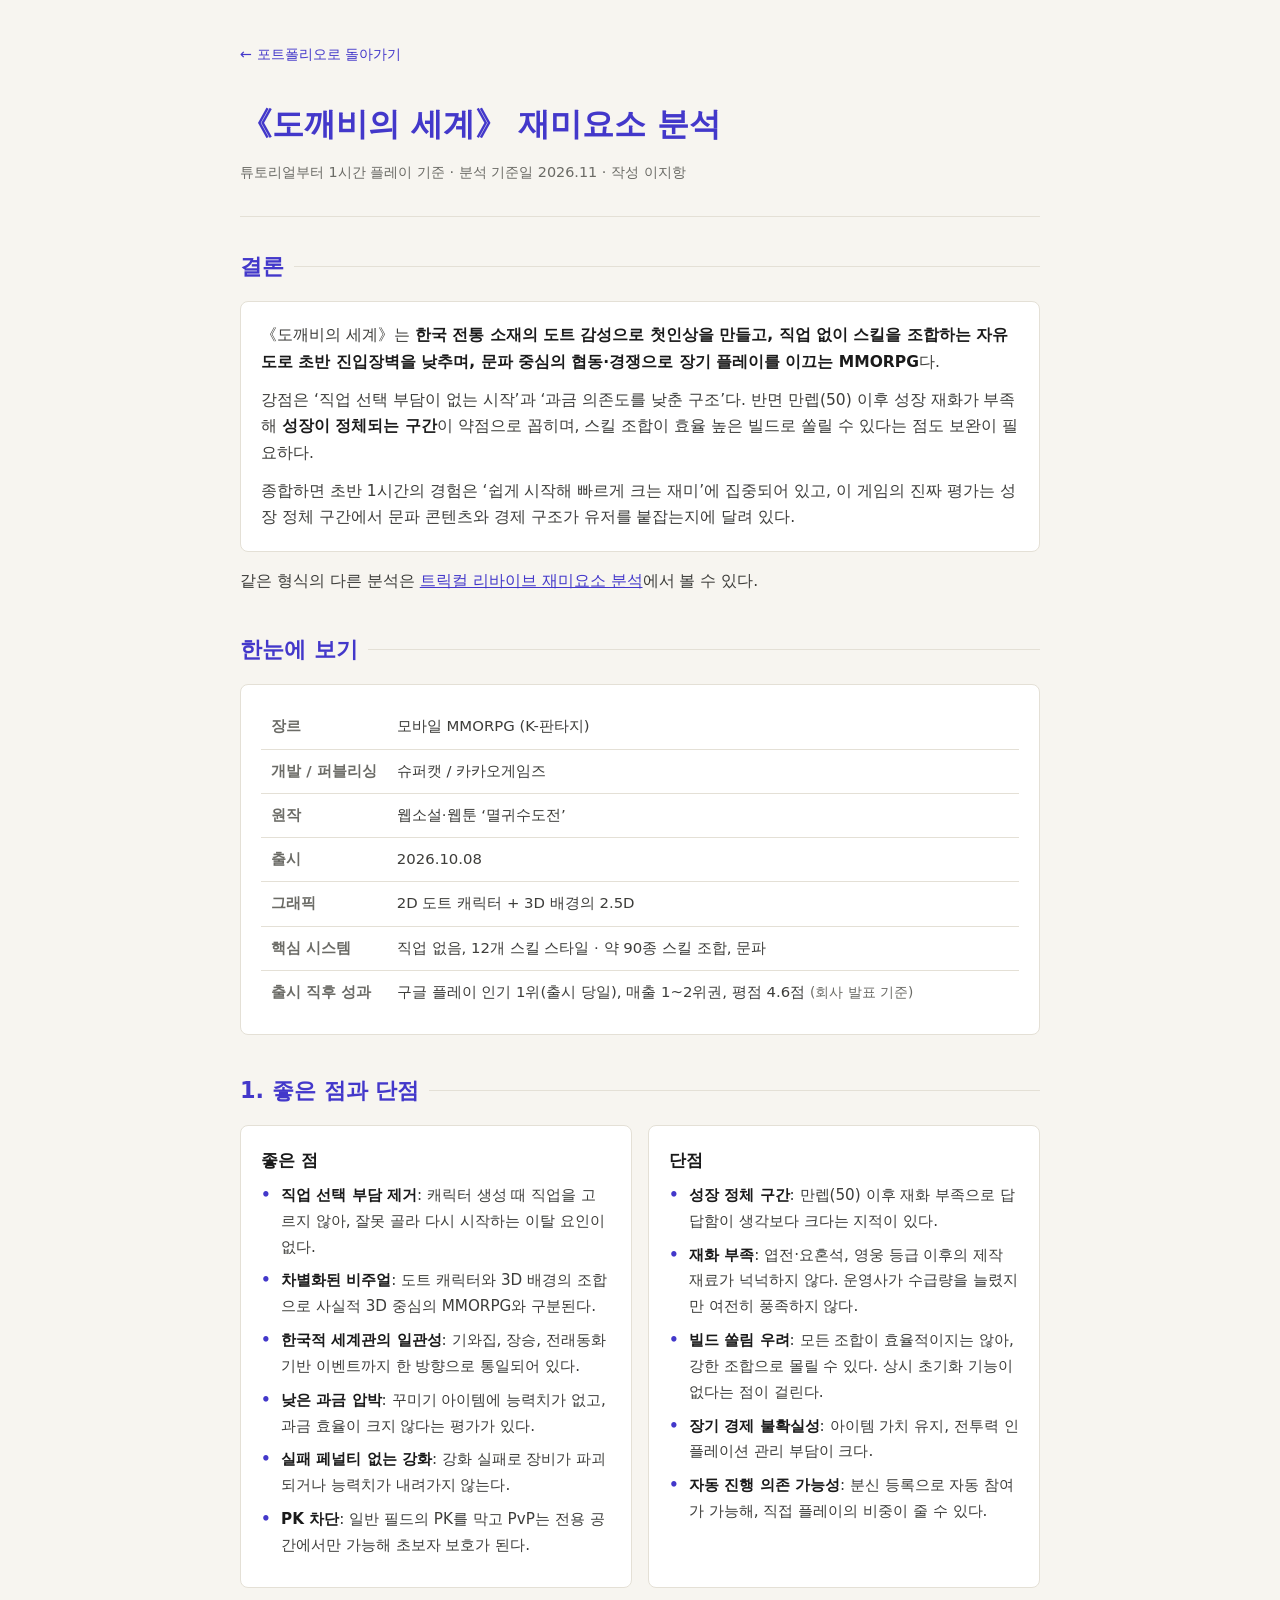
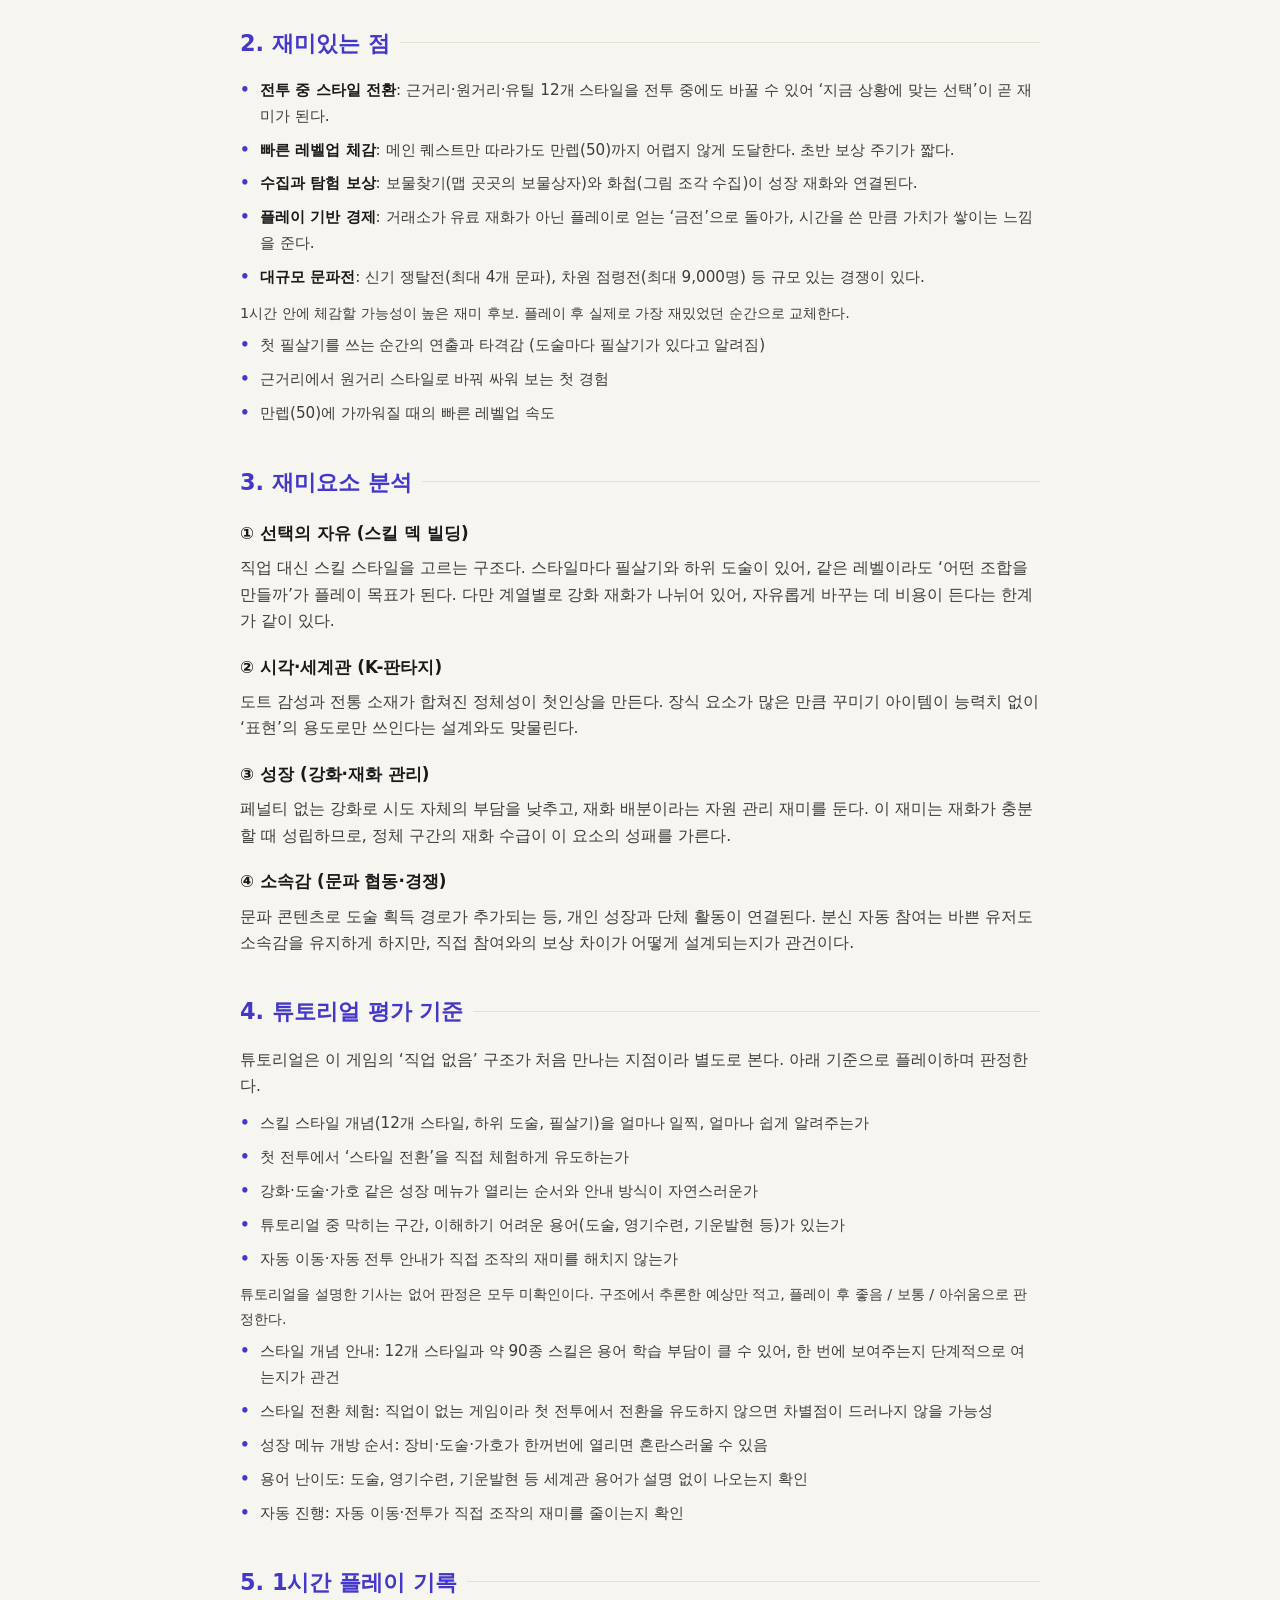
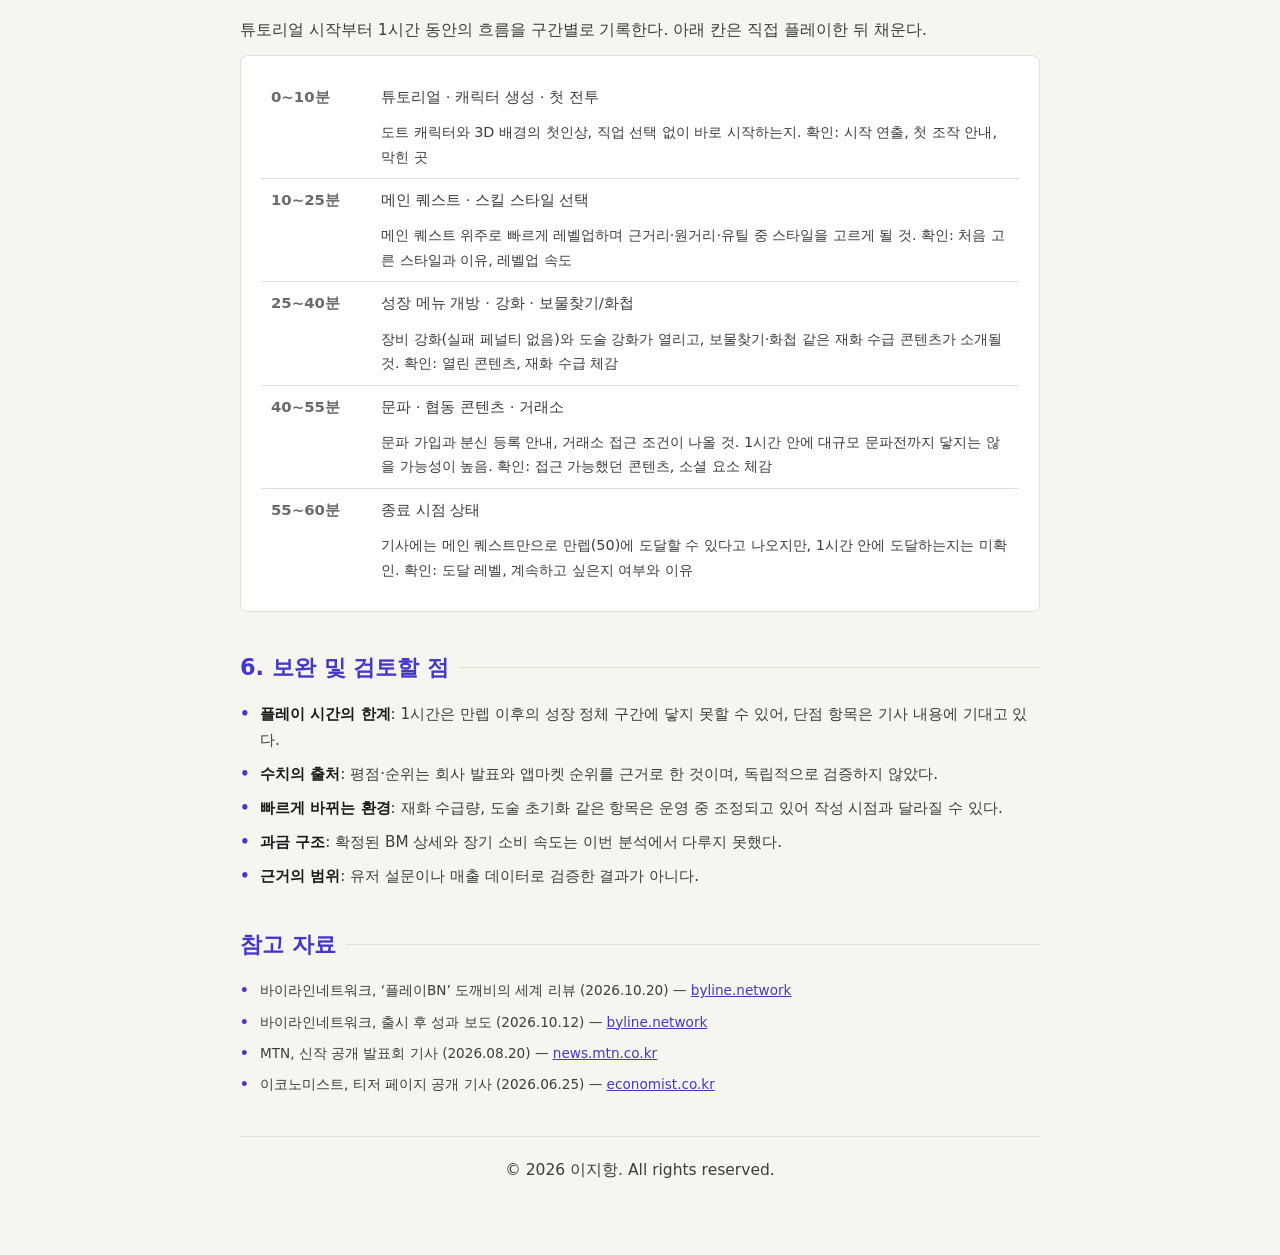
<file: dokkaebi-analysis.html>
<!DOCTYPE html>
<html lang="ko">
<head>
    <meta charset="UTF-8">
    <meta name="viewport" content="width=device-width, initial-scale=1.0">
    <title>도깨비의 세계 재미요소 분석 | 이지항</title>
    <style>
        :root {
            color-scheme: light dark;
            --bg-color: #f7f5f0;
            --card-bg: #ffffff;
            --accent-color: #4338ca;
            --accent-soft: rgba(67, 56, 202, 0.08);
            --accent-line: rgba(67, 56, 202, 0.22);
            --text-color: #1a1a1a;
            --text-body: #3d3d3a;
            --text-muted: #6b6b66;
            --border-color: #e4e0d6;
            --warn-bg: rgba(217, 119, 6, 0.10);
            --warn-line: rgba(217, 119, 6, 0.45);
        }

        @media (prefers-color-scheme: dark) {
            :root {
                --bg-color: #0e0f13;
                --card-bg: #16181f;
                --accent-color: #a5b4fc;
                --accent-soft: rgba(165, 180, 252, 0.1);
                --accent-line: rgba(165, 180, 252, 0.3);
                --text-color: #ecebe6;
                --text-body: #c9c8c2;
                --text-muted: #9a9a93;
                --border-color: #2c2f3a;
                --warn-bg: rgba(251, 191, 36, 0.10);
                --warn-line: rgba(251, 191, 36, 0.45);
            }
        }
        * { box-sizing: border-box; margin: 0; padding: 0; font-family: 'Pretendard', -apple-system, BlinkMacSystemFont, system-ui, Roboto, sans-serif; }
        body { background-color: var(--bg-color); color: var(--text-color); line-height: 1.7; padding: 20px; }
        .container { max-width: 800px; margin: 0 auto; padding: 20px 0; }
        .back { color: var(--accent-color); text-decoration: none; font-size: 0.9rem; }
        a { color: var(--accent-color); }
        header { padding: 30px 0 20px 0; border-bottom: 1px solid var(--border-color); margin-bottom: 30px; }
        header h1 { font-size: 2rem; color: var(--accent-color); margin-bottom: 8px; word-break: keep-all; }
        header .meta { color: var(--text-muted); font-size: 0.9rem; }
        section { margin-bottom: 36px; }
        h2 { font-size: 1.4rem; color: var(--accent-color); margin-bottom: 16px; display: flex; align-items: center; gap: 10px; }
        h2::after { content: ''; flex: 1; height: 1px; background-color: var(--border-color); }
        h3 { font-size: 1.05rem; color: var(--text-color); margin: 18px 0 8px; }
        p { color: var(--text-body); margin-bottom: 12px; font-size: 0.97rem; }
        .card { background-color: var(--card-bg); border: 1px solid var(--border-color); border-radius: 8px; padding: 20px; margin-bottom: 16px; }
        strong { color: var(--text-color); }
        ul { list-style: none; }
        ul li { position: relative; padding-left: 20px; margin-bottom: 8px; color: var(--text-body); font-size: 0.95rem; }
        ul li::before { content: "•"; color: var(--accent-color); font-weight: bold; position: absolute; left: 0; }
        .info-table { width: 100%; border-collapse: collapse; font-size: 0.93rem; }
        .info-table th, .info-table td { text-align: left; padding: 9px 10px; border-bottom: 1px solid var(--border-color); color: var(--text-body); vertical-align: top; }
        .info-table th { width: 110px; color: var(--text-muted); font-weight: 600; white-space: nowrap; }
        .info-table tr:last-child th, .info-table tr:last-child td { border-bottom: none; }
        .two-col { display: grid; grid-template-columns: 1fr 1fr; gap: 16px; }
        .two-col .card { margin-bottom: 0; }
        .tag { display: inline-block; font-size: 0.75rem; font-weight: 600; padding: 2px 9px; border-radius: 5px; background: var(--accent-soft); color: var(--accent-color); border: 1px solid var(--accent-line); margin-right: 6px; vertical-align: middle; }
        .todo { margin: 10px 0 0; }
        .todo p { margin-bottom: 0; font-size: 0.9rem; }
        .notice { background: var(--warn-bg); border: 1px solid var(--warn-line); border-radius: 8px; padding: 14px 16px; margin-bottom: 20px; }
        .notice p { margin-bottom: 0; font-size: 0.9rem; }
        .src { font-size: 0.85rem; color: var(--text-muted); }
        .src li { font-size: 0.85rem; }
        footer { text-align: center; padding: 20px 0; color: var(--text-muted); font-size: 0.85rem; border-top: 1px solid var(--border-color); margin-top: 40px; }
        @media (max-width: 640px) { .two-col { grid-template-columns: 1fr; } }
    </style>
</head>
<body>
<div class="container">
    <a class="back" href="index.html">← 포트폴리오로 돌아가기</a>

    <header>
        <h1>《도깨비의 세계》 재미요소 분석</h1>
        <p class="meta">튜토리얼부터 1시간 플레이 기준 · 분석 기준일 2026.11 · 작성 이지항</p>
    </header>

    <section>
        <h2>결론</h2>
        <div class="card">
            <p>《도깨비의 세계》는 <strong>한국 전통 소재의 도트 감성으로 첫인상을 만들고, 직업 없이 스킬을 조합하는 자유도로 초반 진입장벽을 낮추며, 문파 중심의 협동·경쟁으로 장기 플레이를 이끄는 MMORPG</strong>다.</p>
            <p>강점은 &lsquo;직업 선택 부담이 없는 시작&rsquo;과 &lsquo;과금 의존도를 낮춘 구조&rsquo;다. 반면 만렙(50) 이후 성장 재화가 부족해 <strong>성장이 정체되는 구간</strong>이 약점으로 꼽히며, 스킬 조합이 효율 높은 빌드로 쏠릴 수 있다는 점도 보완이 필요하다.</p>
            <p style="margin-bottom:0">종합하면 초반 1시간의 경험은 &lsquo;쉽게 시작해 빠르게 크는 재미&rsquo;에 집중되어 있고, 이 게임의 진짜 평가는 성장 정체 구간에서 문파 콘텐츠와 경제 구조가 유저를 붙잡는지에 달려 있다.</p>
        </div>
        <p>같은 형식의 다른 분석은 <a href="trickcal-analysis.html">트릭컬 리바이브 재미요소 분석</a>에서 볼 수 있다.</p>
    </section>

    <section>
        <h2>한눈에 보기</h2>
        <div class="card">
            <table class="info-table">
                <tr><th>장르</th><td>모바일 MMORPG (K-판타지)</td></tr>
                <tr><th>개발 / 퍼블리싱</th><td>슈퍼캣 / 카카오게임즈</td></tr>
                <tr><th>원작</th><td>웹소설·웹툰 &lsquo;멸귀수도전&rsquo;</td></tr>
                <tr><th>출시</th><td>2026.10.08</td></tr>
                <tr><th>그래픽</th><td>2D 도트 캐릭터 + 3D 배경의 2.5D</td></tr>
                <tr><th>핵심 시스템</th><td>직업 없음, 12개 스킬 스타일 · 약 90종 스킬 조합, 문파</td></tr>
                <tr><th>출시 직후 성과</th><td>구글 플레이 인기 1위(출시 당일), 매출 1~2위권, 평점 4.6점 <span class="src">(회사 발표 기준)</span></td></tr>
            </table>
        </div>
    </section>

    <section>
        <h2>1. 좋은 점과 단점</h2>
        <div class="two-col">
            <div class="card">
                <h3 style="margin-top:0">좋은 점</h3>
                <ul>
                    <li><strong>직업 선택 부담 제거</strong>: 캐릭터 생성 때 직업을 고르지 않아, 잘못 골라 다시 시작하는 이탈 요인이 없다.</li>
                    <li><strong>차별화된 비주얼</strong>: 도트 캐릭터와 3D 배경의 조합으로 사실적 3D 중심의 MMORPG와 구분된다.</li>
                    <li><strong>한국적 세계관의 일관성</strong>: 기와집, 장승, 전래동화 기반 이벤트까지 한 방향으로 통일되어 있다.</li>
                    <li><strong>낮은 과금 압박</strong>: 꾸미기 아이템에 능력치가 없고, 과금 효율이 크지 않다는 평가가 있다.</li>
                    <li><strong>실패 페널티 없는 강화</strong>: 강화 실패로 장비가 파괴되거나 능력치가 내려가지 않는다.</li>
                    <li><strong>PK 차단</strong>: 일반 필드의 PK를 막고 PvP는 전용 공간에서만 가능해 초보자 보호가 된다.</li>
                </ul>
            </div>
            <div class="card">
                <h3 style="margin-top:0">단점</h3>
                <ul>
                    <li><strong>성장 정체 구간</strong>: 만렙(50) 이후 재화 부족으로 답답함이 생각보다 크다는 지적이 있다.</li>
                    <li><strong>재화 부족</strong>: 엽전·요혼석, 영웅 등급 이후의 제작 재료가 넉넉하지 않다. 운영사가 수급량을 늘렸지만 여전히 풍족하지 않다.</li>
                    <li><strong>빌드 쏠림 우려</strong>: 모든 조합이 효율적이지는 않아, 강한 조합으로 몰릴 수 있다. 상시 초기화 기능이 없다는 점이 걸린다.</li>
                    <li><strong>장기 경제 불확실성</strong>: 아이템 가치 유지, 전투력 인플레이션 관리 부담이 크다.</li>
                    <li><strong>자동 진행 의존 가능성</strong>: 분신 등록으로 자동 참여가 가능해, 직접 플레이의 비중이 줄 수 있다.</li>
                </ul>
            </div>
        </div>
    </section>

    <section>
        <h2>2. 재미있는 점</h2>
        <ul>
            <li><strong>전투 중 스타일 전환</strong>: 근거리·원거리·유틸 12개 스타일을 전투 중에도 바꿀 수 있어 &lsquo;지금 상황에 맞는 선택&rsquo;이 곧 재미가 된다.</li>
            <li><strong>빠른 레벨업 체감</strong>: 메인 퀘스트만 따라가도 만렙(50)까지 어렵지 않게 도달한다. 초반 보상 주기가 짧다.</li>
            <li><strong>수집과 탐험 보상</strong>: 보물찾기(맵 곳곳의 보물상자)와 화첩(그림 조각 수집)이 성장 재화와 연결된다.</li>
            <li><strong>플레이 기반 경제</strong>: 거래소가 유료 재화가 아닌 플레이로 얻는 &lsquo;금전&rsquo;으로 돌아가, 시간을 쓴 만큼 가치가 쌓이는 느낌을 준다.</li>
            <li><strong>대규모 문파전</strong>: 신기 쟁탈전(최대 4개 문파), 차원 점령전(최대 9,000명) 등 규모 있는 경쟁이 있다.</li>
        </ul>
        <div class="todo">
            <p>1시간 안에 체감할 가능성이 높은 재미 후보. 플레이 후 실제로 가장 재밌었던 순간으로 교체한다.</p>
            <ul style="margin-top:8px">
                <li>첫 필살기를 쓰는 순간의 연출과 타격감 (도술마다 필살기가 있다고 알려짐)</li>
                <li>근거리에서 원거리 스타일로 바꿔 싸워 보는 첫 경험</li>
                <li>만렙(50)에 가까워질 때의 빠른 레벨업 속도</li>
            </ul>
        </div>
    </section>

    <section>
        <h2>3. 재미요소 분석</h2>

        <h3>① 선택의 자유 (스킬 덱 빌딩)</h3>
        <p>직업 대신 스킬 스타일을 고르는 구조다. 스타일마다 필살기와 하위 도술이 있어, 같은 레벨이라도 &lsquo;어떤 조합을 만들까&rsquo;가 플레이 목표가 된다. 다만 계열별로 강화 재화가 나뉘어 있어, 자유롭게 바꾸는 데 비용이 든다는 한계가 같이 있다.</p>

        <h3>② 시각·세계관 (K-판타지)</h3>
        <p>도트 감성과 전통 소재가 합쳐진 정체성이 첫인상을 만든다. 장식 요소가 많은 만큼 꾸미기 아이템이 능력치 없이 &lsquo;표현&rsquo;의 용도로만 쓰인다는 설계와도 맞물린다.</p>

        <h3>③ 성장 (강화·재화 관리)</h3>
        <p>페널티 없는 강화로 시도 자체의 부담을 낮추고, 재화 배분이라는 자원 관리 재미를 둔다. 이 재미는 재화가 충분할 때 성립하므로, 정체 구간의 재화 수급이 이 요소의 성패를 가른다.</p>

        <h3>④ 소속감 (문파 협동·경쟁)</h3>
        <p>문파 콘텐츠로 도술 획득 경로가 추가되는 등, 개인 성장과 단체 활동이 연결된다. 분신 자동 참여는 바쁜 유저도 소속감을 유지하게 하지만, 직접 참여와의 보상 차이가 어떻게 설계되는지가 관건이다.</p>
    </section>

    <section>
        <h2>4. 튜토리얼 평가 기준</h2>
        <p>튜토리얼은 이 게임의 &lsquo;직업 없음&rsquo; 구조가 처음 만나는 지점이라 별도로 본다. 아래 기준으로 플레이하며 판정한다.</p>
        <ul>
            <li>스킬 스타일 개념(12개 스타일, 하위 도술, 필살기)을 얼마나 일찍, 얼마나 쉽게 알려주는가</li>
            <li>첫 전투에서 &lsquo;스타일 전환&rsquo;을 직접 체험하게 유도하는가</li>
            <li>강화·도술·가호 같은 성장 메뉴가 열리는 순서와 안내 방식이 자연스러운가</li>
            <li>튜토리얼 중 막히는 구간, 이해하기 어려운 용어(도술, 영기수련, 기운발현 등)가 있는가</li>
            <li>자동 이동·자동 전투 안내가 직접 조작의 재미를 해치지 않는가</li>
        </ul>
        <div class="todo">
            <p>튜토리얼을 설명한 기사는 없어 판정은 모두 미확인이다. 구조에서 추론한 예상만 적고, 플레이 후 좋음 / 보통 / 아쉬움으로 판정한다.</p>
            <ul style="margin-top:8px">
                <li>스타일 개념 안내: 12개 스타일과 약 90종 스킬은 용어 학습 부담이 클 수 있어, 한 번에 보여주는지 단계적으로 여는지가 관건</li>
                <li>스타일 전환 체험: 직업이 없는 게임이라 첫 전투에서 전환을 유도하지 않으면 차별점이 드러나지 않을 가능성</li>
                <li>성장 메뉴 개방 순서: 장비·도술·가호가 한꺼번에 열리면 혼란스러울 수 있음</li>
                <li>용어 난이도: 도술, 영기수련, 기운발현 등 세계관 용어가 설명 없이 나오는지 확인</li>
                <li>자동 진행: 자동 이동·전투가 직접 조작의 재미를 줄이는지 확인</li>
            </ul>
        </div>
    </section>

    <section>
        <h2>5. 1시간 플레이 기록</h2>
        <p>튜토리얼 시작부터 1시간 동안의 흐름을 구간별로 기록한다. 아래 칸은 직접 플레이한 뒤 채운다.</p>
        <div class="card">
            <table class="info-table">
                <tr><th>0~10분</th><td>튜토리얼 · 캐릭터 생성 · 첫 전투<div class="todo"><p>도트 캐릭터와 3D 배경의 첫인상, 직업 선택 없이 바로 시작하는지. 확인: 시작 연출, 첫 조작 안내, 막힌 곳</p></div></td></tr>
                <tr><th>10~25분</th><td>메인 퀘스트 · 스킬 스타일 선택<div class="todo"><p>메인 퀘스트 위주로 빠르게 레벨업하며 근거리·원거리·유틸 중 스타일을 고르게 될 것. 확인: 처음 고른 스타일과 이유, 레벨업 속도</p></div></td></tr>
                <tr><th>25~40분</th><td>성장 메뉴 개방 · 강화 · 보물찾기/화첩<div class="todo"><p>장비 강화(실패 페널티 없음)와 도술 강화가 열리고, 보물찾기·화첩 같은 재화 수급 콘텐츠가 소개될 것. 확인: 열린 콘텐츠, 재화 수급 체감</p></div></td></tr>
                <tr><th>40~55분</th><td>문파 · 협동 콘텐츠 · 거래소<div class="todo"><p>문파 가입과 분신 등록 안내, 거래소 접근 조건이 나올 것. 1시간 안에 대규모 문파전까지 닿지는 않을 가능성이 높음. 확인: 접근 가능했던 콘텐츠, 소셜 요소 체감</p></div></td></tr>
                <tr><th>55~60분</th><td>종료 시점 상태<div class="todo"><p>기사에는 메인 퀘스트만으로 만렙(50)에 도달할 수 있다고 나오지만, 1시간 안에 도달하는지는 미확인. 확인: 도달 레벨, 계속하고 싶은지 여부와 이유</p></div></td></tr>
            </table>
        </div>
    </section>

    <section>
        <h2>6. 보완 및 검토할 점</h2>
        <ul>
            <li><strong>플레이 시간의 한계</strong>: 1시간은 만렙 이후의 성장 정체 구간에 닿지 못할 수 있어, 단점 항목은 기사 내용에 기대고 있다.</li>
            <li><strong>수치의 출처</strong>: 평점·순위는 회사 발표와 앱마켓 순위를 근거로 한 것이며, 독립적으로 검증하지 않았다.</li>
            <li><strong>빠르게 바뀌는 환경</strong>: 재화 수급량, 도술 초기화 같은 항목은 운영 중 조정되고 있어 작성 시점과 달라질 수 있다.</li>
            <li><strong>과금 구조</strong>: 확정된 BM 상세와 장기 소비 속도는 이번 분석에서 다루지 못했다.</li>
            <li><strong>근거의 범위</strong>: 유저 설문이나 매출 데이터로 검증한 결과가 아니다.</li>
        </ul>
    </section>

    <section>
        <h2>참고 자료</h2>
        <ul class="src">
            <li>바이라인네트워크, &lsquo;플레이BN&rsquo; 도깨비의 세계 리뷰 (2026.10.20) — <a href="https://byline.network/2026/10/19-676/">byline.network</a></li>
            <li>바이라인네트워크, 출시 후 성과 보도 (2026.10.12) — <a href="https://byline.network/2026/10/12-637/">byline.network</a></li>
            <li>MTN, 신작 공개 발표회 기사 (2026.08.20) — <a href="https://news.mtn.co.kr/news-detail/2026082014520620727">news.mtn.co.kr</a></li>
            <li>이코노미스트, 티저 페이지 공개 기사 (2026.06.25) — <a href="https://economist.co.kr/article/view/ecn202606250033">economist.co.kr</a></li>
        </ul>
    </section>

    <footer>
        <p>© 2026 이지항. All rights reserved.</p>
    </footer>
</div>
</body>
</html>
</file>
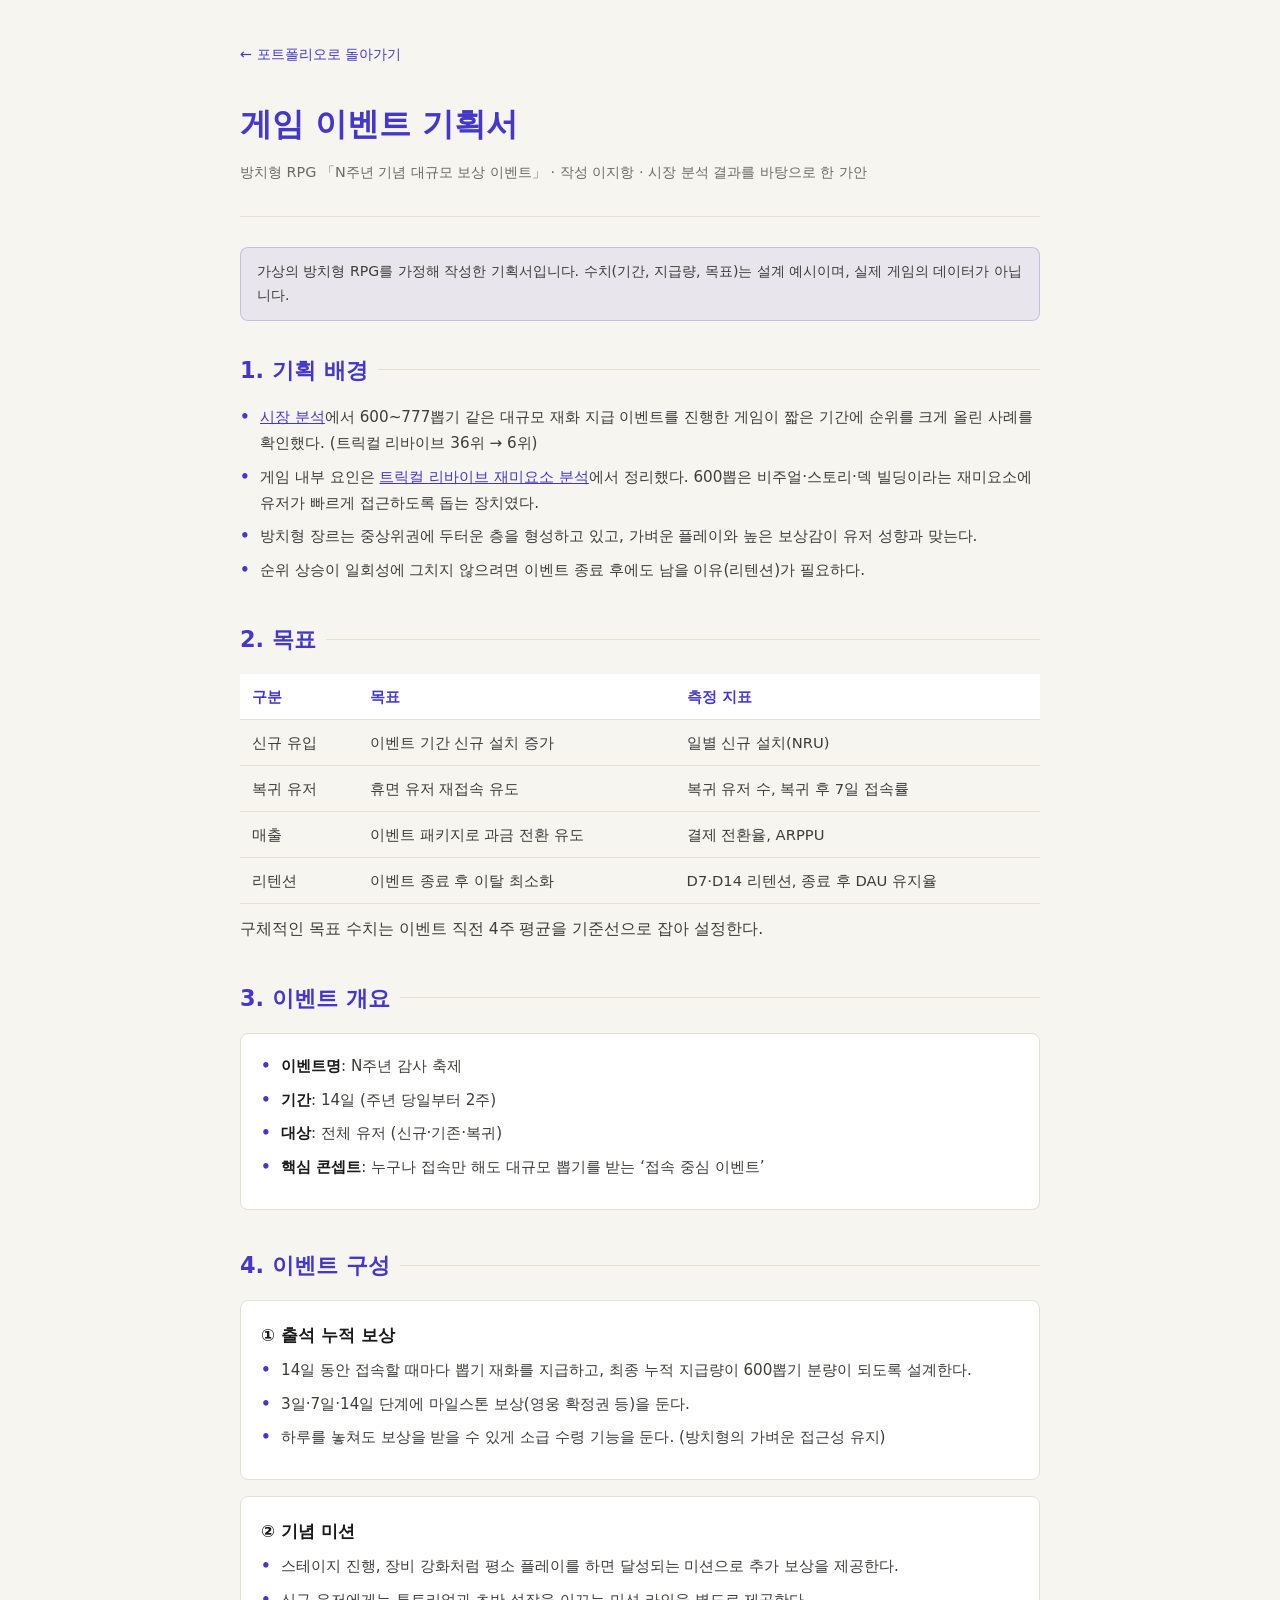
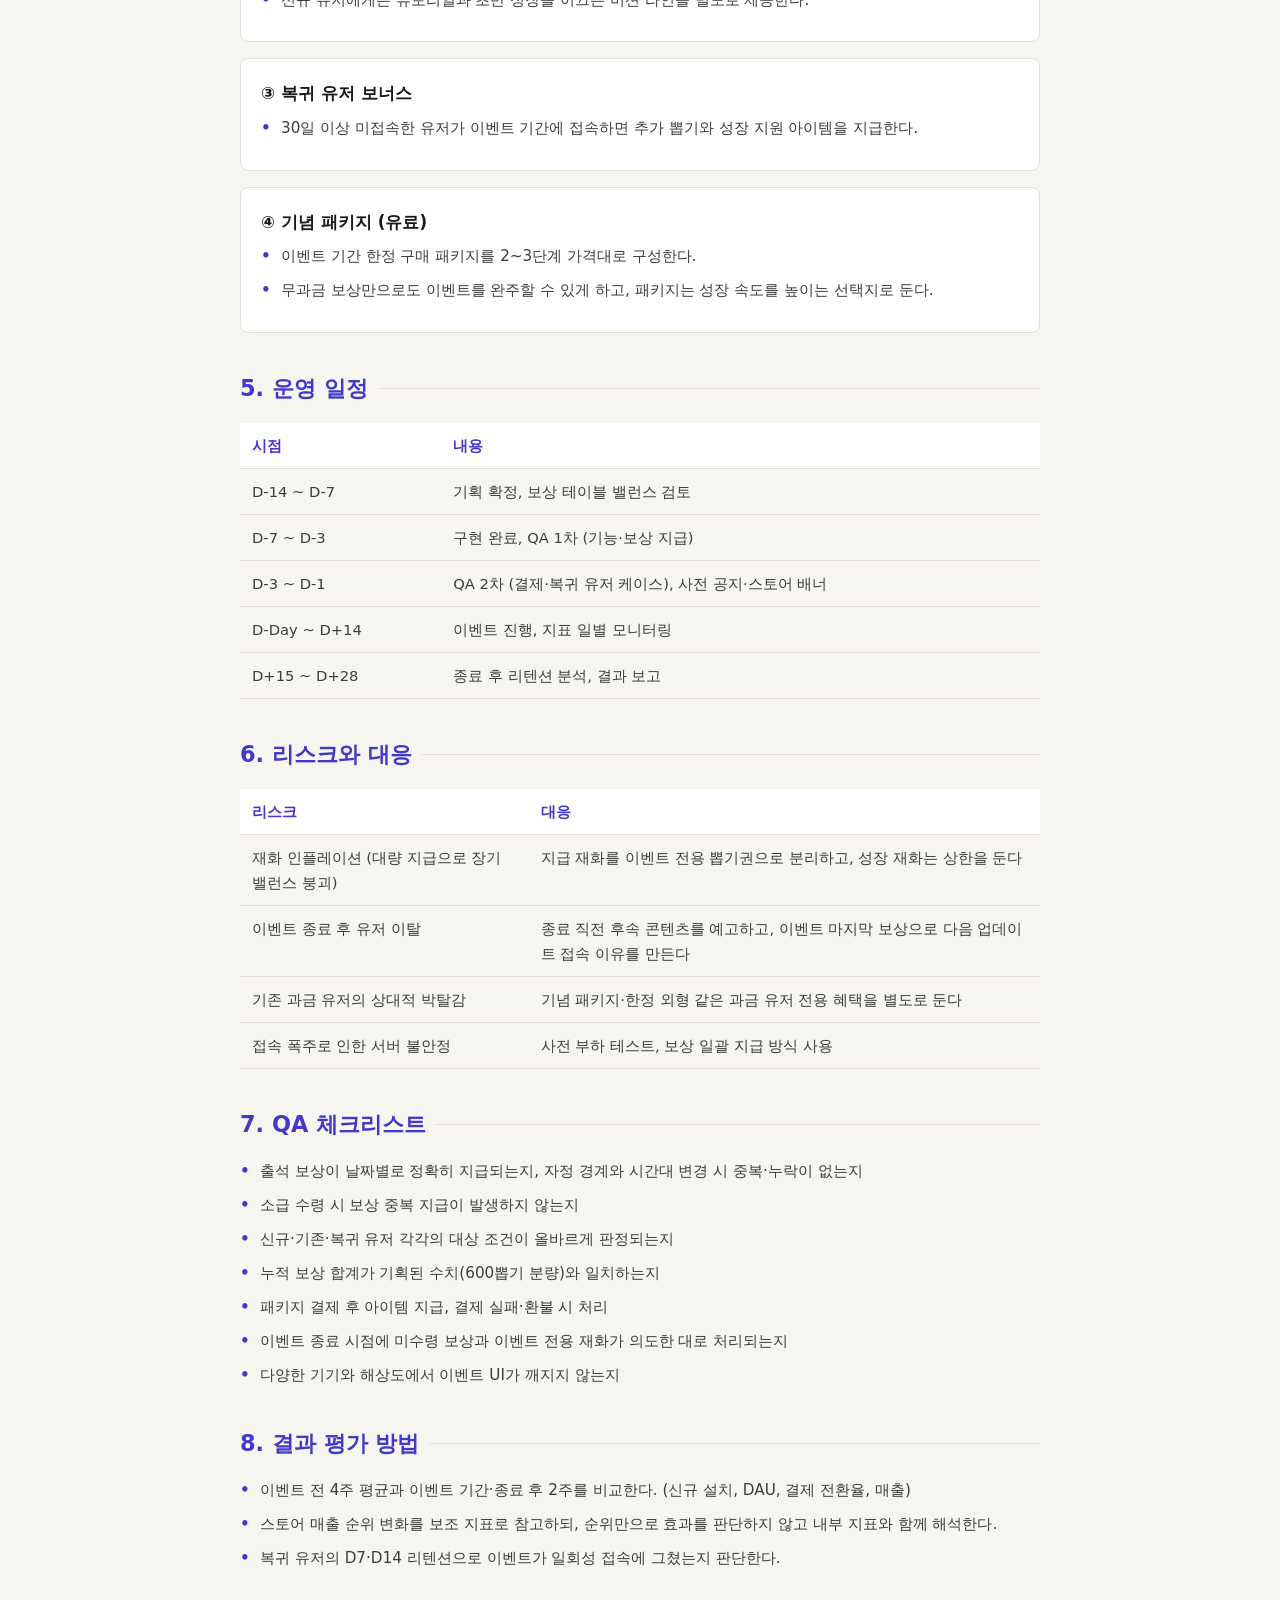
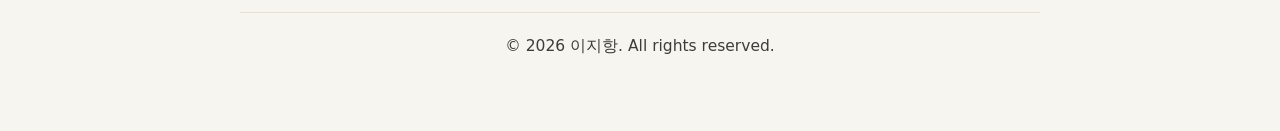
<file: event-plan.html>
<!DOCTYPE html>
<html lang="ko">
<head>
    <meta charset="UTF-8">
    <meta name="viewport" content="width=device-width, initial-scale=1.0">
    <title>게임 이벤트 기획서 | 이지항</title>
    <style>
        :root {
            color-scheme: light dark;
            --bg-color: #f7f5f0;
            --card-bg: #ffffff;
            --accent-color: #4338ca;
            --accent-soft: rgba(67, 56, 202, 0.08);
            --accent-line: rgba(67, 56, 202, 0.22);
            --text-color: #1a1a1a;
            --text-body: #3d3d3a;
            --text-muted: #6b6b66;
            --border-color: #e4e0d6;
        }

        @media (prefers-color-scheme: dark) {
            :root {
                --bg-color: #0e0f13;
                --card-bg: #16181f;
                --accent-color: #a5b4fc;
                --accent-soft: rgba(165, 180, 252, 0.1);
                --accent-line: rgba(165, 180, 252, 0.3);
                --text-color: #ecebe6;
                --text-body: #c9c8c2;
                --text-muted: #9a9a93;
                --border-color: #2c2f3a;
            }
        }
        * { box-sizing: border-box; margin: 0; padding: 0; font-family: 'Pretendard', -apple-system, BlinkMacSystemFont, system-ui, Roboto, sans-serif; }
        body { background-color: var(--bg-color); color: var(--text-color); line-height: 1.7; padding: 20px; }
        .container { max-width: 800px; margin: 0 auto; padding: 20px 0; }
        .back { color: var(--accent-color); text-decoration: none; font-size: 0.9rem; }
        header { padding: 30px 0 20px 0; border-bottom: 1px solid var(--border-color); margin-bottom: 30px; }
        header h1 { font-size: 2rem; color: var(--accent-color); margin-bottom: 8px; }
        header .meta { color: var(--text-muted); font-size: 0.9rem; }
        section { margin-bottom: 36px; }
        h2 { font-size: 1.4rem; color: var(--accent-color); margin-bottom: 16px; display: flex; align-items: center; gap: 10px; }
        h2::after { content: ''; flex: 1; height: 1px; background-color: var(--border-color); }
        p { color: var(--text-body); margin-bottom: 12px; font-size: 0.97rem; }
        .card { background-color: var(--card-bg); border: 1px solid var(--border-color); border-radius: 8px; padding: 20px; margin-bottom: 16px; }
        .card strong { color: var(--text-color); }
        .card h3 { font-size: 1.05rem; margin-bottom: 8px; }
        ul { list-style: none; }
        ul li { position: relative; padding-left: 20px; margin-bottom: 8px; color: var(--text-body); font-size: 0.95rem; }
        ul li::before { content: "•"; color: var(--accent-color); font-weight: bold; position: absolute; left: 0; }
        table { width: 100%; border-collapse: collapse; font-size: 0.92rem; margin-bottom: 12px; }
        th, td { text-align: left; padding: 10px 12px; border-bottom: 1px solid var(--border-color); color: var(--text-body); vertical-align: top; }
        th { color: var(--accent-color); font-weight: 600; background-color: var(--card-bg); }
        .notice { background-color: var(--accent-soft); border: 1px solid var(--accent-line); border-radius: 8px; padding: 12px 16px; color: var(--text-body); font-size: 0.88rem; margin-bottom: 30px; }
        footer { text-align: center; padding: 20px 0; color: var(--text-muted); font-size: 0.85rem; border-top: 1px solid var(--border-color); margin-top: 40px; }
        @media (max-width: 600px) { table { font-size: 0.85rem; } th, td { padding: 8px 6px; } }
    </style>
</head>
<body>
<div class="container">
    <a class="back" href="index.html">← 포트폴리오로 돌아가기</a>

    <header>
        <h1>게임 이벤트 기획서</h1>
        <p class="meta">방치형 RPG 「N주년 기념 대규모 보상 이벤트」 · 작성 이지항 · 시장 분석 결과를 바탕으로 한 가안</p>
    </header>

    <div class="notice">
        가상의 방치형 RPG를 가정해 작성한 기획서입니다. 수치(기간, 지급량, 목표)는 설계 예시이며, 실제 게임의 데이터가 아닙니다.
    </div>

    <section>
        <h2>1. 기획 배경</h2>
        <ul>
            <li><a href="market-analysis.html" style="color:var(--accent-color)">시장 분석</a>에서 600~777뽑기 같은 대규모 재화 지급 이벤트를 진행한 게임이 짧은 기간에 순위를 크게 올린 사례를 확인했다. (트릭컬 리바이브 36위 → 6위)</li>
            <li>게임 내부 요인은 <a href="trickcal-analysis.html" style="color:var(--accent-color)">트릭컬 리바이브 재미요소 분석</a>에서 정리했다. 600뽑은 비주얼·스토리·덱 빌딩이라는 재미요소에 유저가 빠르게 접근하도록 돕는 장치였다.</li>
            <li>방치형 장르는 중상위권에 두터운 층을 형성하고 있고, 가벼운 플레이와 높은 보상감이 유저 성향과 맞는다.</li>
            <li>순위 상승이 일회성에 그치지 않으려면 이벤트 종료 후에도 남을 이유(리텐션)가 필요하다.</li>
        </ul>
    </section>

    <section>
        <h2>2. 목표</h2>
        <table>
            <tr><th>구분</th><th>목표</th><th>측정 지표</th></tr>
            <tr><td>신규 유입</td><td>이벤트 기간 신규 설치 증가</td><td>일별 신규 설치(NRU)</td></tr>
            <tr><td>복귀 유저</td><td>휴면 유저 재접속 유도</td><td>복귀 유저 수, 복귀 후 7일 접속률</td></tr>
            <tr><td>매출</td><td>이벤트 패키지로 과금 전환 유도</td><td>결제 전환율, ARPPU</td></tr>
            <tr><td>리텐션</td><td>이벤트 종료 후 이탈 최소화</td><td>D7·D14 리텐션, 종료 후 DAU 유지율</td></tr>
        </table>
        <p>구체적인 목표 수치는 이벤트 직전 4주 평균을 기준선으로 잡아 설정한다.</p>
    </section>

    <section>
        <h2>3. 이벤트 개요</h2>
        <div class="card">
            <ul>
                <li><strong>이벤트명</strong>: N주년 감사 축제</li>
                <li><strong>기간</strong>: 14일 (주년 당일부터 2주)</li>
                <li><strong>대상</strong>: 전체 유저 (신규·기존·복귀)</li>
                <li><strong>핵심 콘셉트</strong>: 누구나 접속만 해도 대규모 뽑기를 받는 ‘접속 중심 이벤트’</li>
            </ul>
        </div>
    </section>

    <section>
        <h2>4. 이벤트 구성</h2>
        <div class="card">
            <h3>① 출석 누적 보상</h3>
            <ul>
                <li>14일 동안 접속할 때마다 뽑기 재화를 지급하고, 최종 누적 지급량이 600뽑기 분량이 되도록 설계한다.</li>
                <li>3일·7일·14일 단계에 마일스톤 보상(영웅 확정권 등)을 둔다.</li>
                <li>하루를 놓쳐도 보상을 받을 수 있게 소급 수령 기능을 둔다. (방치형의 가벼운 접근성 유지)</li>
            </ul>
        </div>
        <div class="card">
            <h3>② 기념 미션</h3>
            <ul>
                <li>스테이지 진행, 장비 강화처럼 평소 플레이를 하면 달성되는 미션으로 추가 보상을 제공한다.</li>
                <li>신규 유저에게는 튜토리얼과 초반 성장을 이끄는 미션 라인을 별도로 제공한다.</li>
            </ul>
        </div>
        <div class="card">
            <h3>③ 복귀 유저 보너스</h3>
            <ul>
                <li>30일 이상 미접속한 유저가 이벤트 기간에 접속하면 추가 뽑기와 성장 지원 아이템을 지급한다.</li>
            </ul>
        </div>
        <div class="card">
            <h3>④ 기념 패키지 (유료)</h3>
            <ul>
                <li>이벤트 기간 한정 구매 패키지를 2~3단계 가격대로 구성한다.</li>
                <li>무과금 보상만으로도 이벤트를 완주할 수 있게 하고, 패키지는 성장 속도를 높이는 선택지로 둔다.</li>
            </ul>
        </div>
    </section>

    <section>
        <h2>5. 운영 일정</h2>
        <table>
            <tr><th>시점</th><th>내용</th></tr>
            <tr><td>D-14 ~ D-7</td><td>기획 확정, 보상 테이블 밸런스 검토</td></tr>
            <tr><td>D-7 ~ D-3</td><td>구현 완료, QA 1차 (기능·보상 지급)</td></tr>
            <tr><td>D-3 ~ D-1</td><td>QA 2차 (결제·복귀 유저 케이스), 사전 공지·스토어 배너</td></tr>
            <tr><td>D-Day ~ D+14</td><td>이벤트 진행, 지표 일별 모니터링</td></tr>
            <tr><td>D+15 ~ D+28</td><td>종료 후 리텐션 분석, 결과 보고</td></tr>
        </table>
    </section>

    <section>
        <h2>6. 리스크와 대응</h2>
        <table>
            <tr><th>리스크</th><th>대응</th></tr>
            <tr><td>재화 인플레이션 (대량 지급으로 장기 밸런스 붕괴)</td><td>지급 재화를 이벤트 전용 뽑기권으로 분리하고, 성장 재화는 상한을 둔다</td></tr>
            <tr><td>이벤트 종료 후 유저 이탈</td><td>종료 직전 후속 콘텐츠를 예고하고, 이벤트 마지막 보상으로 다음 업데이트 접속 이유를 만든다</td></tr>
            <tr><td>기존 과금 유저의 상대적 박탈감</td><td>기념 패키지·한정 외형 같은 과금 유저 전용 혜택을 별도로 둔다</td></tr>
            <tr><td>접속 폭주로 인한 서버 불안정</td><td>사전 부하 테스트, 보상 일괄 지급 방식 사용</td></tr>
        </table>
    </section>

    <section>
        <h2>7. QA 체크리스트</h2>
        <ul>
            <li>출석 보상이 날짜별로 정확히 지급되는지, 자정 경계와 시간대 변경 시 중복·누락이 없는지</li>
            <li>소급 수령 시 보상 중복 지급이 발생하지 않는지</li>
            <li>신규·기존·복귀 유저 각각의 대상 조건이 올바르게 판정되는지</li>
            <li>누적 보상 합계가 기획된 수치(600뽑기 분량)와 일치하는지</li>
            <li>패키지 결제 후 아이템 지급, 결제 실패·환불 시 처리</li>
            <li>이벤트 종료 시점에 미수령 보상과 이벤트 전용 재화가 의도한 대로 처리되는지</li>
            <li>다양한 기기와 해상도에서 이벤트 UI가 깨지지 않는지</li>
        </ul>
    </section>

    <section>
        <h2>8. 결과 평가 방법</h2>
        <ul>
            <li>이벤트 전 4주 평균과 이벤트 기간·종료 후 2주를 비교한다. (신규 설치, DAU, 결제 전환율, 매출)</li>
            <li>스토어 매출 순위 변화를 보조 지표로 참고하되, 순위만으로 효과를 판단하지 않고 내부 지표와 함께 해석한다.</li>
            <li>복귀 유저의 D7·D14 리텐션으로 이벤트가 일회성 접속에 그쳤는지 판단한다.</li>
        </ul>
    </section>

    <footer>
        <p>© 2026 이지항. All rights reserved.</p>
    </footer>
</div>
</body>
</html>
</file>
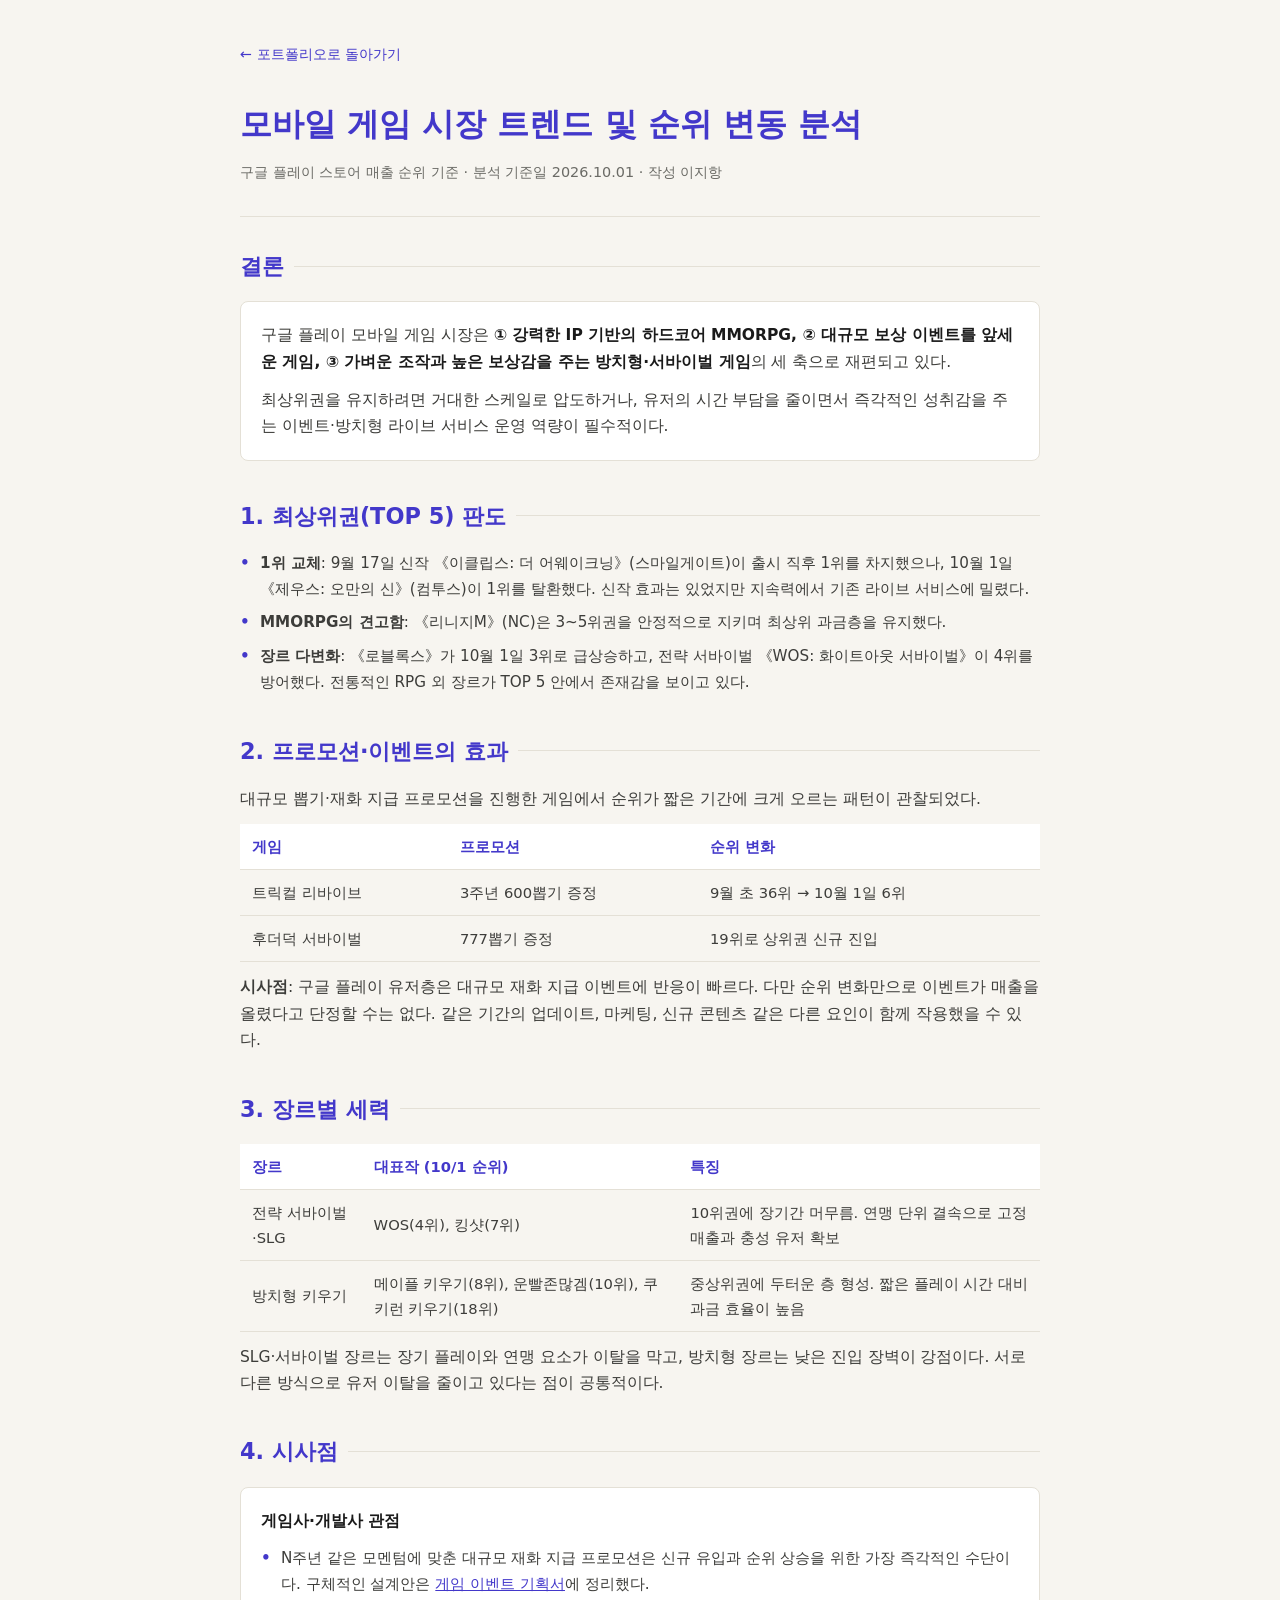
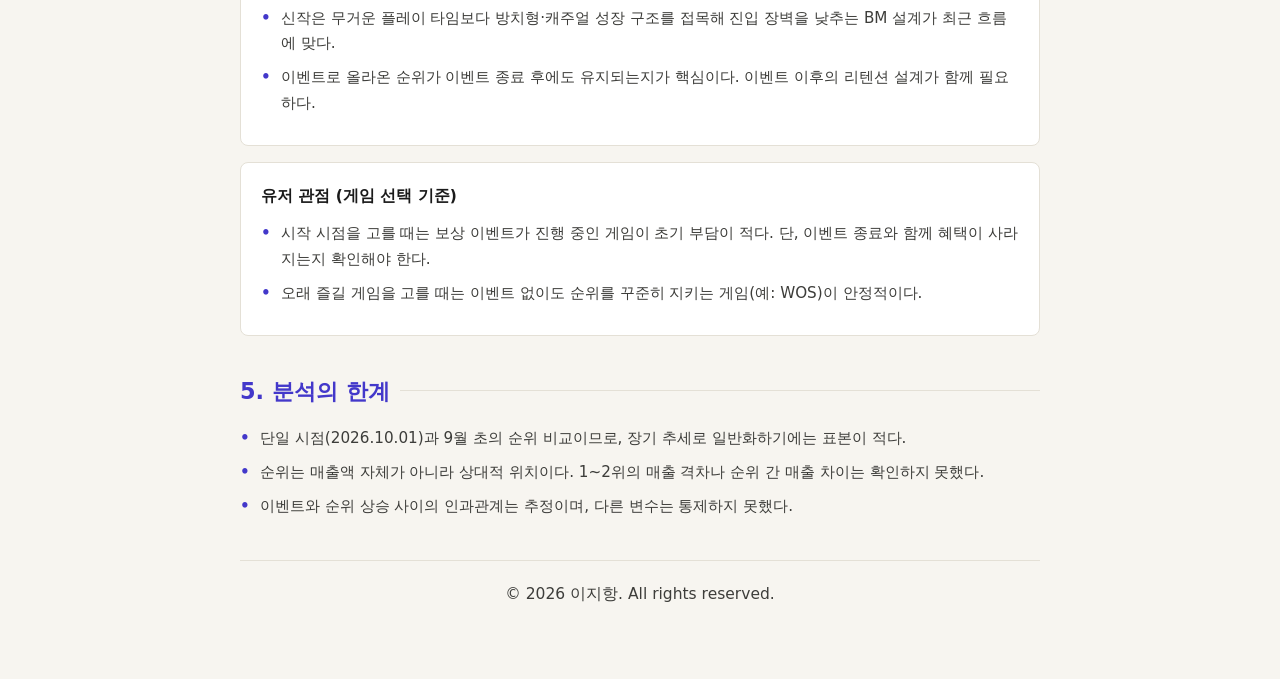
<file: market-analysis.html>
<!DOCTYPE html>
<html lang="ko">
<head>
    <meta charset="UTF-8">
    <meta name="viewport" content="width=device-width, initial-scale=1.0">
    <title>모바일 게임 시장 트렌드 분석 | 이지항</title>
    <style>
        :root {
            color-scheme: light dark;
            --bg-color: #f7f5f0;
            --card-bg: #ffffff;
            --accent-color: #4338ca;
            --accent-soft: rgba(67, 56, 202, 0.08);
            --accent-line: rgba(67, 56, 202, 0.22);
            --text-color: #1a1a1a;
            --text-body: #3d3d3a;
            --text-muted: #6b6b66;
            --border-color: #e4e0d6;
        }

        @media (prefers-color-scheme: dark) {
            :root {
                --bg-color: #0e0f13;
                --card-bg: #16181f;
                --accent-color: #a5b4fc;
                --accent-soft: rgba(165, 180, 252, 0.1);
                --accent-line: rgba(165, 180, 252, 0.3);
                --text-color: #ecebe6;
                --text-body: #c9c8c2;
                --text-muted: #9a9a93;
                --border-color: #2c2f3a;
            }
        }
        * { box-sizing: border-box; margin: 0; padding: 0; font-family: 'Pretendard', -apple-system, BlinkMacSystemFont, system-ui, Roboto, sans-serif; }
        body { background-color: var(--bg-color); color: var(--text-color); line-height: 1.7; padding: 20px; }
        .container { max-width: 800px; margin: 0 auto; padding: 20px 0; }
        .back { color: var(--accent-color); text-decoration: none; font-size: 0.9rem; }
        header { padding: 30px 0 20px 0; border-bottom: 1px solid var(--border-color); margin-bottom: 30px; }
        header h1 { font-size: 2rem; color: var(--accent-color); margin-bottom: 8px; }
        header .meta { color: var(--text-muted); font-size: 0.9rem; }
        section { margin-bottom: 36px; }
        h2 { font-size: 1.4rem; color: var(--accent-color); margin-bottom: 16px; display: flex; align-items: center; gap: 10px; }
        h2::after { content: ''; flex: 1; height: 1px; background-color: var(--border-color); }
        p { color: var(--text-body); margin-bottom: 12px; font-size: 0.97rem; }
        .card { background-color: var(--card-bg); border: 1px solid var(--border-color); border-radius: 8px; padding: 20px; margin-bottom: 16px; }
        .card strong { color: var(--text-color); }
        ul { list-style: none; }
        ul li { position: relative; padding-left: 20px; margin-bottom: 8px; color: var(--text-body); font-size: 0.95rem; }
        ul li::before { content: "•"; color: var(--accent-color); font-weight: bold; position: absolute; left: 0; }
        table { width: 100%; border-collapse: collapse; font-size: 0.92rem; margin-bottom: 12px; }
        th, td { text-align: left; padding: 10px 12px; border-bottom: 1px solid var(--border-color); color: var(--text-body); }
        th { color: var(--accent-color); font-weight: 600; background-color: var(--card-bg); }
        .note { color: var(--text-muted); font-size: 0.85rem; }
        footer { text-align: center; padding: 20px 0; color: var(--text-muted); font-size: 0.85rem; border-top: 1px solid var(--border-color); margin-top: 40px; }
        @media (max-width: 600px) { table { font-size: 0.85rem; } th, td { padding: 8px 6px; } }
    </style>
</head>
<body>
<div class="container">
    <a class="back" href="index.html">← 포트폴리오로 돌아가기</a>

    <header>
        <h1>모바일 게임 시장 트렌드 및 순위 변동 분석</h1>
        <p class="meta">구글 플레이 스토어 매출 순위 기준 · 분석 기준일 2026.10.01 · 작성 이지항</p>
    </header>

    <section>
        <h2>결론</h2>
        <div class="card">
            <p>구글 플레이 모바일 게임 시장은 <strong>① 강력한 IP 기반의 하드코어 MMORPG, ② 대규모 보상 이벤트를 앞세운 게임, ③ 가벼운 조작과 높은 보상감을 주는 방치형·서바이벌 게임</strong>의 세 축으로 재편되고 있다.</p>
            <p style="margin-bottom:0">최상위권을 유지하려면 거대한 스케일로 압도하거나, 유저의 시간 부담을 줄이면서 즉각적인 성취감을 주는 이벤트·방치형 라이브 서비스 운영 역량이 필수적이다.</p>
        </div>
    </section>

    <section>
        <h2>1. 최상위권(TOP 5) 판도</h2>
        <ul>
            <li><strong>1위 교체</strong>: 9월 17일 신작 《이클립스: 더 어웨이크닝》(스마일게이트)이 출시 직후 1위를 차지했으나, 10월 1일 《제우스: 오만의 신》(컴투스)이 1위를 탈환했다. 신작 효과는 있었지만 지속력에서 기존 라이브 서비스에 밀렸다.</li>
            <li><strong>MMORPG의 견고함</strong>: 《리니지M》(NC)은 3~5위권을 안정적으로 지키며 최상위 과금층을 유지했다.</li>
            <li><strong>장르 다변화</strong>: 《로블록스》가 10월 1일 3위로 급상승하고, 전략 서바이벌 《WOS: 화이트아웃 서바이벌》이 4위를 방어했다. 전통적인 RPG 외 장르가 TOP 5 안에서 존재감을 보이고 있다.</li>
        </ul>
    </section>

    <section>
        <h2>2. 프로모션·이벤트의 효과</h2>
        <p>대규모 뽑기·재화 지급 프로모션을 진행한 게임에서 순위가 짧은 기간에 크게 오르는 패턴이 관찰되었다.</p>
        <table>
            <tr><th>게임</th><th>프로모션</th><th>순위 변화</th></tr>
            <tr><td>트릭컬 리바이브</td><td>3주년 600뽑기 증정</td><td>9월 초 36위 → 10월 1일 6위</td></tr>
            <tr><td>후더덕 서바이벌</td><td>777뽑기 증정</td><td>19위로 상위권 신규 진입</td></tr>
        </table>
        <p><strong>시사점</strong>: 구글 플레이 유저층은 대규모 재화 지급 이벤트에 반응이 빠르다. 다만 순위 변화만으로 이벤트가 매출을 올렸다고 단정할 수는 없다. 같은 기간의 업데이트, 마케팅, 신규 콘텐츠 같은 다른 요인이 함께 작용했을 수 있다.</p>
    </section>

    <section>
        <h2>3. 장르별 세력</h2>
        <table>
            <tr><th>장르</th><th>대표작 (10/1 순위)</th><th>특징</th></tr>
            <tr><td>전략 서바이벌·SLG</td><td>WOS(4위), 킹샷(7위)</td><td>10위권에 장기간 머무름. 연맹 단위 결속으로 고정 매출과 충성 유저 확보</td></tr>
            <tr><td>방치형 키우기</td><td>메이플 키우기(8위), 운빨존많겜(10위), 쿠키런 키우기(18위)</td><td>중상위권에 두터운 층 형성. 짧은 플레이 시간 대비 과금 효율이 높음</td></tr>
        </table>
        <p>SLG·서바이벌 장르는 장기 플레이와 연맹 요소가 이탈을 막고, 방치형 장르는 낮은 진입 장벽이 강점이다. 서로 다른 방식으로 유저 이탈을 줄이고 있다는 점이 공통적이다.</p>
    </section>

    <section>
        <h2>4. 시사점</h2>
        <div class="card">
            <p><strong>게임사·개발사 관점</strong></p>
            <ul>
                <li>N주년 같은 모멘텀에 맞춘 대규모 재화 지급 프로모션은 신규 유입과 순위 상승을 위한 가장 즉각적인 수단이다. 구체적인 설계안은 <a href="event-plan.html" style="color:var(--accent-color)">게임 이벤트 기획서</a>에 정리했다.</li>
                <li>신작은 무거운 플레이 타임보다 방치형·캐주얼 성장 구조를 접목해 진입 장벽을 낮추는 BM 설계가 최근 흐름에 맞다.</li>
                <li>이벤트로 올라온 순위가 이벤트 종료 후에도 유지되는지가 핵심이다. 이벤트 이후의 리텐션 설계가 함께 필요하다.</li>
            </ul>
        </div>
        <div class="card">
            <p><strong>유저 관점 (게임 선택 기준)</strong></p>
            <ul>
                <li>시작 시점을 고를 때는 보상 이벤트가 진행 중인 게임이 초기 부담이 적다. 단, 이벤트 종료와 함께 혜택이 사라지는지 확인해야 한다.</li>
                <li>오래 즐길 게임을 고를 때는 이벤트 없이도 순위를 꾸준히 지키는 게임(예: WOS)이 안정적이다.</li>
            </ul>
        </div>
    </section>

    <section>
        <h2>5. 분석의 한계</h2>
        <ul>
            <li>단일 시점(2026.10.01)과 9월 초의 순위 비교이므로, 장기 추세로 일반화하기에는 표본이 적다.</li>
            <li>순위는 매출액 자체가 아니라 상대적 위치이다. 1~2위의 매출 격차나 순위 간 매출 차이는 확인하지 못했다.</li>
            <li>이벤트와 순위 상승 사이의 인과관계는 추정이며, 다른 변수는 통제하지 못했다.</li>
        </ul>
    </section>

    <footer>
        <p>© 2026 이지항. All rights reserved.</p>
    </footer>
</div>
</body>
</html>
</file>
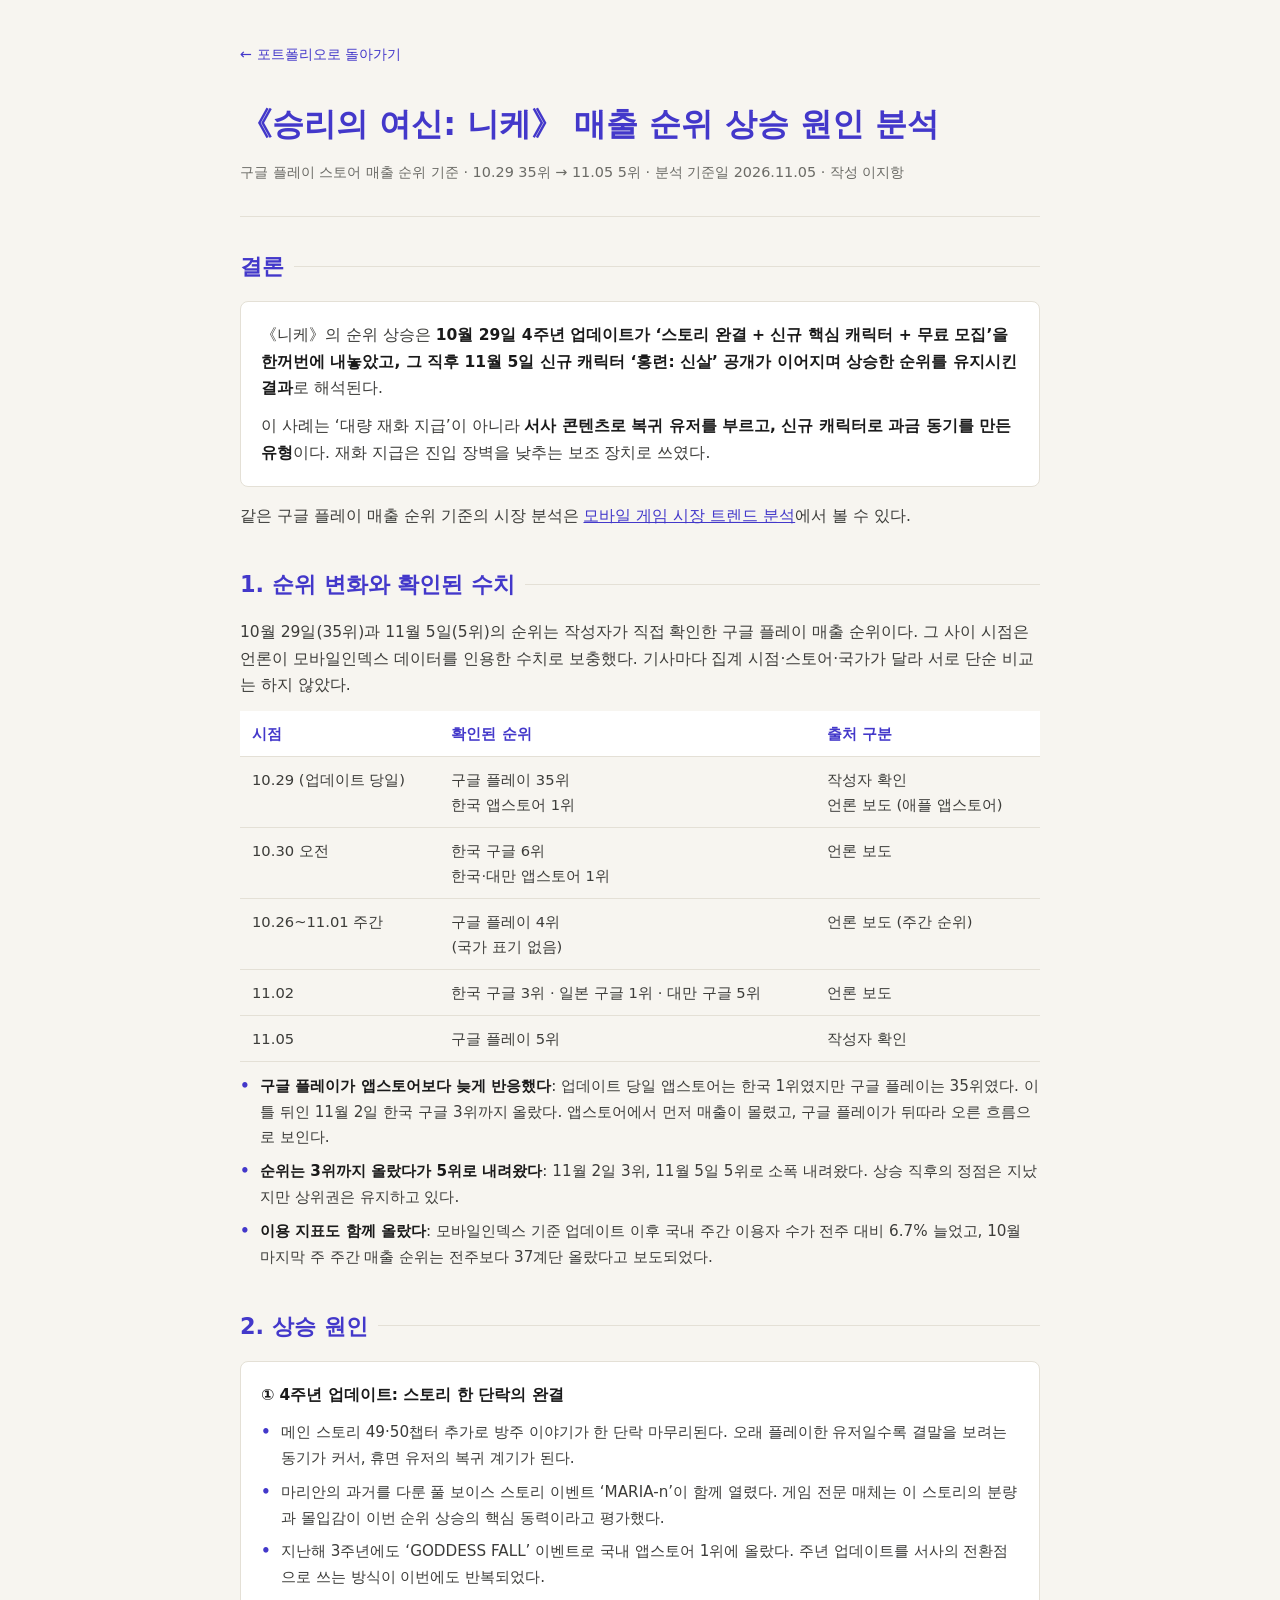
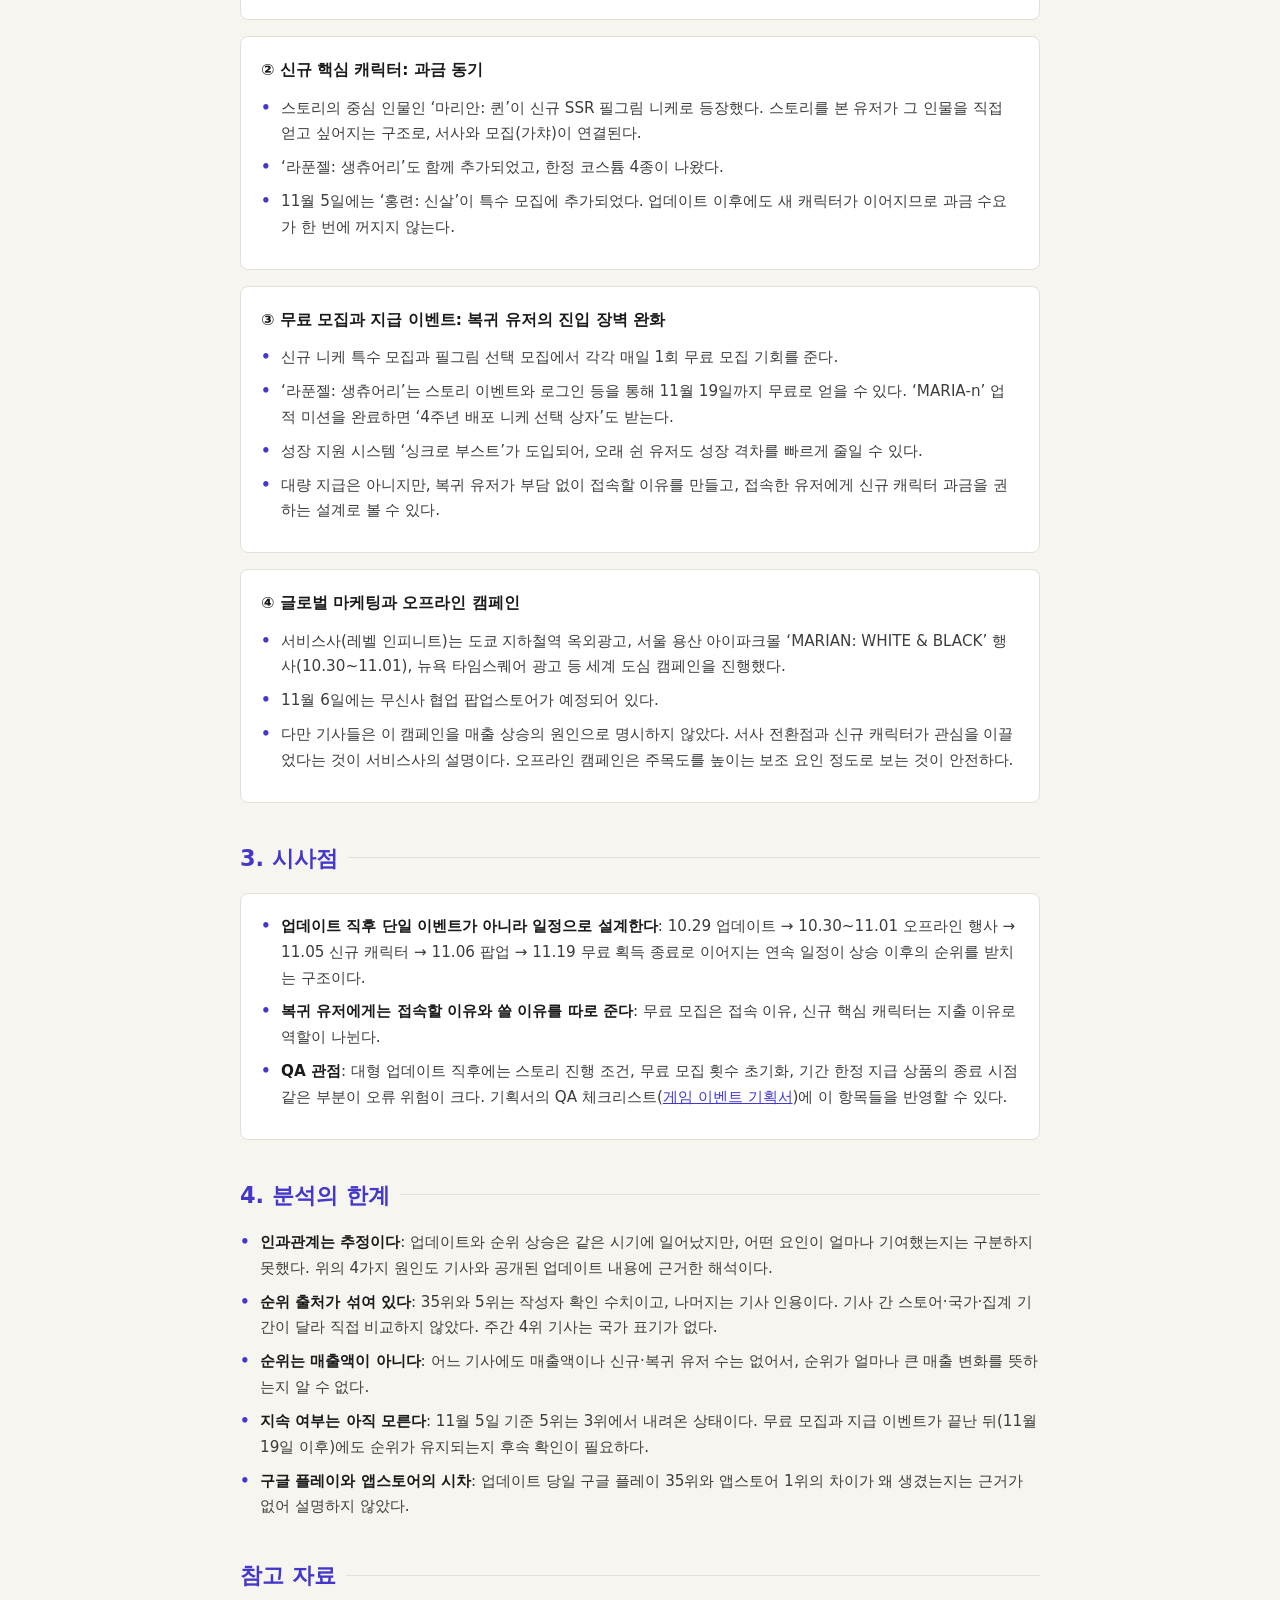
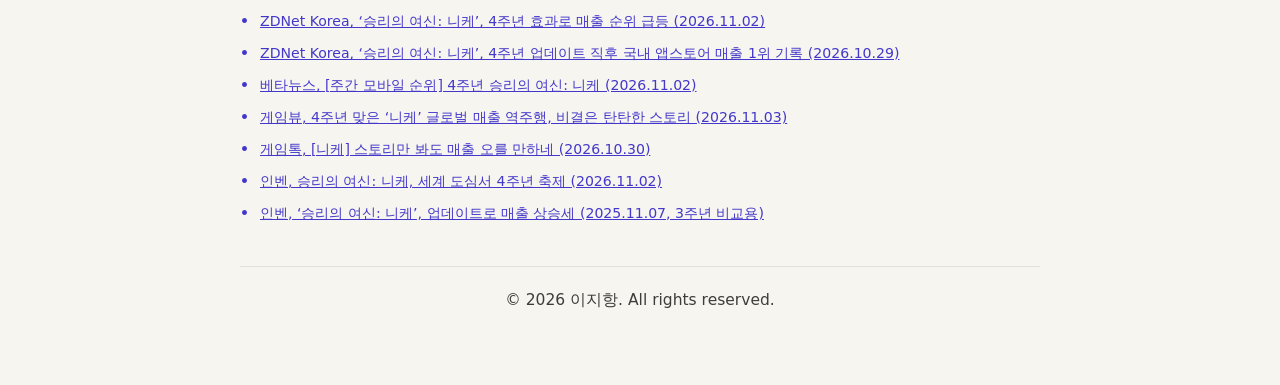
<file: nikke-analysis.html>
<!DOCTYPE html>
<html lang="ko">
<head>
    <meta charset="UTF-8">
    <meta name="viewport" content="width=device-width, initial-scale=1.0">
    <title>니케 매출 순위 상승 원인 분석 | 이지항</title>
    <style>
        :root {
            color-scheme: light dark;
            --bg-color: #f7f5f0;
            --card-bg: #ffffff;
            --accent-color: #4338ca;
            --accent-soft: rgba(67, 56, 202, 0.08);
            --accent-line: rgba(67, 56, 202, 0.22);
            --text-color: #1a1a1a;
            --text-body: #3d3d3a;
            --text-muted: #6b6b66;
            --border-color: #e4e0d6;
        }

        @media (prefers-color-scheme: dark) {
            :root {
                --bg-color: #0e0f13;
                --card-bg: #16181f;
                --accent-color: #a5b4fc;
                --accent-soft: rgba(165, 180, 252, 0.1);
                --accent-line: rgba(165, 180, 252, 0.3);
                --text-color: #ecebe6;
                --text-body: #c9c8c2;
                --text-muted: #9a9a93;
                --border-color: #2c2f3a;
            }
        }
        * { box-sizing: border-box; margin: 0; padding: 0; font-family: 'Pretendard', -apple-system, BlinkMacSystemFont, system-ui, Roboto, sans-serif; }
        body { background-color: var(--bg-color); color: var(--text-color); line-height: 1.7; padding: 20px; }
        .container { max-width: 800px; margin: 0 auto; padding: 20px 0; }
        .back { color: var(--accent-color); text-decoration: none; font-size: 0.9rem; }
        a { color: var(--accent-color); }
        header { padding: 30px 0 20px 0; border-bottom: 1px solid var(--border-color); margin-bottom: 30px; }
        header h1 { font-size: 2rem; color: var(--accent-color); margin-bottom: 8px; }
        header .meta { color: var(--text-muted); font-size: 0.9rem; }
        section { margin-bottom: 36px; }
        h2 { font-size: 1.4rem; color: var(--accent-color); margin-bottom: 16px; display: flex; align-items: center; gap: 10px; }
        h2::after { content: ''; flex: 1; height: 1px; background-color: var(--border-color); }
        p { color: var(--text-body); margin-bottom: 12px; font-size: 0.97rem; }
        .card { background-color: var(--card-bg); border: 1px solid var(--border-color); border-radius: 8px; padding: 20px; margin-bottom: 16px; }
        strong { color: var(--text-color); }
        ul { list-style: none; }
        ul li { position: relative; padding-left: 20px; margin-bottom: 8px; color: var(--text-body); font-size: 0.95rem; }
        ul li::before { content: "•"; color: var(--accent-color); font-weight: bold; position: absolute; left: 0; }
        table { width: 100%; border-collapse: collapse; font-size: 0.92rem; margin-bottom: 12px; }
        th, td { text-align: left; padding: 10px 12px; border-bottom: 1px solid var(--border-color); color: var(--text-body); vertical-align: top; }
        th { color: var(--accent-color); font-weight: 600; background-color: var(--card-bg); }
        .note { color: var(--text-muted); font-size: 0.85rem; }
        .sources li { font-size: 0.88rem; word-break: break-all; }
        footer { text-align: center; padding: 20px 0; color: var(--text-muted); font-size: 0.85rem; border-top: 1px solid var(--border-color); margin-top: 40px; }
        @media (max-width: 600px) { table { font-size: 0.85rem; } th, td { padding: 8px 6px; } }
    </style>
</head>
<body>
<div class="container">
    <a class="back" href="index.html">← 포트폴리오로 돌아가기</a>

    <header>
        <h1>《승리의 여신: 니케》 매출 순위 상승 원인 분석</h1>
        <p class="meta">구글 플레이 스토어 매출 순위 기준 · 10.29 35위 → 11.05 5위 · 분석 기준일 2026.11.05 · 작성 이지항</p>
    </header>

    <section>
        <h2>결론</h2>
        <div class="card">
            <p>《니케》의 순위 상승은 <strong>10월 29일 4주년 업데이트가 ‘스토리 완결 + 신규 핵심 캐릭터 + 무료 모집’을 한꺼번에 내놓았고, 그 직후 11월 5일 신규 캐릭터 ‘홍련: 신살’ 공개가 이어지며 상승한 순위를 유지시킨 결과</strong>로 해석된다.</p>
            <p style="margin-bottom:0">이 사례는 ‘대량 재화 지급’이 아니라 <strong>서사 콘텐츠로 복귀 유저를 부르고, 신규 캐릭터로 과금 동기를 만든 유형</strong>이다. 재화 지급은 진입 장벽을 낮추는 보조 장치로 쓰였다.</p>
        </div>
        <p>같은 구글 플레이 매출 순위 기준의 시장 분석은 <a href="market-analysis.html">모바일 게임 시장 트렌드 분석</a>에서 볼 수 있다.</p>
    </section>

    <section>
        <h2>1. 순위 변화와 확인된 수치</h2>
        <p>10월 29일(35위)과 11월 5일(5위)의 순위는 작성자가 직접 확인한 구글 플레이 매출 순위이다. 그 사이 시점은 언론이 모바일인덱스 데이터를 인용한 수치로 보충했다. 기사마다 집계 시점·스토어·국가가 달라 서로 단순 비교는 하지 않았다.</p>
        <table>
            <tr><th>시점</th><th>확인된 순위</th><th>출처 구분</th></tr>
            <tr><td>10.29 (업데이트 당일)</td><td>구글 플레이 35위<br>한국 앱스토어 1위</td><td>작성자 확인<br>언론 보도 (애플 앱스토어)</td></tr>
            <tr><td>10.30 오전</td><td>한국 구글 6위<br>한국·대만 앱스토어 1위</td><td>언론 보도</td></tr>
            <tr><td>10.26~11.01 주간</td><td>구글 플레이 4위<br>(국가 표기 없음)</td><td>언론 보도 (주간 순위)</td></tr>
            <tr><td>11.02</td><td>한국 구글 3위 · 일본 구글 1위 · 대만 구글 5위</td><td>언론 보도</td></tr>
            <tr><td>11.05</td><td>구글 플레이 5위</td><td>작성자 확인</td></tr>
        </table>
        <ul>
            <li><strong>구글 플레이가 앱스토어보다 늦게 반응했다</strong>: 업데이트 당일 앱스토어는 한국 1위였지만 구글 플레이는 35위였다. 이틀 뒤인 11월 2일 한국 구글 3위까지 올랐다. 앱스토어에서 먼저 매출이 몰렸고, 구글 플레이가 뒤따라 오른 흐름으로 보인다.</li>
            <li><strong>순위는 3위까지 올랐다가 5위로 내려왔다</strong>: 11월 2일 3위, 11월 5일 5위로 소폭 내려왔다. 상승 직후의 정점은 지났지만 상위권은 유지하고 있다.</li>
            <li><strong>이용 지표도 함께 올랐다</strong>: 모바일인덱스 기준 업데이트 이후 국내 주간 이용자 수가 전주 대비 6.7% 늘었고, 10월 마지막 주 주간 매출 순위는 전주보다 37계단 올랐다고 보도되었다.</li>
        </ul>
    </section>

    <section>
        <h2>2. 상승 원인</h2>

        <div class="card">
            <p><strong>① 4주년 업데이트: 스토리 한 단락의 완결</strong></p>
            <ul>
                <li>메인 스토리 49·50챕터 추가로 방주 이야기가 한 단락 마무리된다. 오래 플레이한 유저일수록 결말을 보려는 동기가 커서, 휴면 유저의 복귀 계기가 된다.</li>
                <li>마리안의 과거를 다룬 풀 보이스 스토리 이벤트 ‘MARIA-n’이 함께 열렸다. 게임 전문 매체는 이 스토리의 분량과 몰입감이 이번 순위 상승의 핵심 동력이라고 평가했다.</li>
                <li>지난해 3주년에도 ‘GODDESS FALL’ 이벤트로 국내 앱스토어 1위에 올랐다. 주년 업데이트를 서사의 전환점으로 쓰는 방식이 이번에도 반복되었다.</li>
            </ul>
        </div>

        <div class="card">
            <p><strong>② 신규 핵심 캐릭터: 과금 동기</strong></p>
            <ul>
                <li>스토리의 중심 인물인 ‘마리안: 퀸’이 신규 SSR 필그림 니케로 등장했다. 스토리를 본 유저가 그 인물을 직접 얻고 싶어지는 구조로, 서사와 모집(가챠)이 연결된다.</li>
                <li>‘라푼젤: 생츄어리’도 함께 추가되었고, 한정 코스튬 4종이 나왔다.</li>
                <li>11월 5일에는 ‘홍련: 신살’이 특수 모집에 추가되었다. 업데이트 이후에도 새 캐릭터가 이어지므로 과금 수요가 한 번에 꺼지지 않는다.</li>
            </ul>
        </div>

        <div class="card">
            <p><strong>③ 무료 모집과 지급 이벤트: 복귀 유저의 진입 장벽 완화</strong></p>
            <ul>
                <li>신규 니케 특수 모집과 필그림 선택 모집에서 각각 매일 1회 무료 모집 기회를 준다.</li>
                <li>‘라푼젤: 생츄어리’는 스토리 이벤트와 로그인 등을 통해 11월 19일까지 무료로 얻을 수 있다. ‘MARIA-n’ 업적 미션을 완료하면 ‘4주년 배포 니케 선택 상자’도 받는다.</li>
                <li>성장 지원 시스템 ‘싱크로 부스트’가 도입되어, 오래 쉰 유저도 성장 격차를 빠르게 줄일 수 있다.</li>
                <li>대량 지급은 아니지만, 복귀 유저가 부담 없이 접속할 이유를 만들고, 접속한 유저에게 신규 캐릭터 과금을 권하는 설계로 볼 수 있다.</li>
            </ul>
        </div>

        <div class="card">
            <p><strong>④ 글로벌 마케팅과 오프라인 캠페인</strong></p>
            <ul>
                <li>서비스사(레벨 인피니트)는 도쿄 지하철역 옥외광고, 서울 용산 아이파크몰 ‘MARIAN: WHITE &amp; BLACK’ 행사(10.30~11.01), 뉴욕 타임스퀘어 광고 등 세계 도심 캠페인을 진행했다.</li>
                <li>11월 6일에는 무신사 협업 팝업스토어가 예정되어 있다.</li>
                <li>다만 기사들은 이 캠페인을 매출 상승의 원인으로 명시하지 않았다. 서사 전환점과 신규 캐릭터가 관심을 이끌었다는 것이 서비스사의 설명이다. 오프라인 캠페인은 주목도를 높이는 보조 요인 정도로 보는 것이 안전하다.</li>
            </ul>
        </div>
    </section>

    <section>
        <h2>3. 시사점</h2>
        <div class="card">
            <ul>
                <li><strong>업데이트 직후 단일 이벤트가 아니라 일정으로 설계한다</strong>: 10.29 업데이트 → 10.30~11.01 오프라인 행사 → 11.05 신규 캐릭터 → 11.06 팝업 → 11.19 무료 획득 종료로 이어지는 연속 일정이 상승 이후의 순위를 받치는 구조이다.</li>
                <li><strong>복귀 유저에게는 접속할 이유와 쓸 이유를 따로 준다</strong>: 무료 모집은 접속 이유, 신규 핵심 캐릭터는 지출 이유로 역할이 나뉜다.</li>
                <li><strong>QA 관점</strong>: 대형 업데이트 직후에는 스토리 진행 조건, 무료 모집 횟수 초기화, 기간 한정 지급 상품의 종료 시점 같은 부분이 오류 위험이 크다. 기획서의 QA 체크리스트(<a href="event-plan.html">게임 이벤트 기획서</a>)에 이 항목들을 반영할 수 있다.</li>
            </ul>
        </div>
    </section>

    <section>
        <h2>4. 분석의 한계</h2>
        <ul>
            <li><strong>인과관계는 추정이다</strong>: 업데이트와 순위 상승은 같은 시기에 일어났지만, 어떤 요인이 얼마나 기여했는지는 구분하지 못했다. 위의 4가지 원인도 기사와 공개된 업데이트 내용에 근거한 해석이다.</li>
            <li><strong>순위 출처가 섞여 있다</strong>: 35위와 5위는 작성자 확인 수치이고, 나머지는 기사 인용이다. 기사 간 스토어·국가·집계 기간이 달라 직접 비교하지 않았다. 주간 4위 기사는 국가 표기가 없다.</li>
            <li><strong>순위는 매출액이 아니다</strong>: 어느 기사에도 매출액이나 신규·복귀 유저 수는 없어서, 순위가 얼마나 큰 매출 변화를 뜻하는지 알 수 없다.</li>
            <li><strong>지속 여부는 아직 모른다</strong>: 11월 5일 기준 5위는 3위에서 내려온 상태이다. 무료 모집과 지급 이벤트가 끝난 뒤(11월 19일 이후)에도 순위가 유지되는지 후속 확인이 필요하다.</li>
            <li><strong>구글 플레이와 앱스토어의 시차</strong>: 업데이트 당일 구글 플레이 35위와 앱스토어 1위의 차이가 왜 생겼는지는 근거가 없어 설명하지 않았다.</li>
        </ul>
    </section>

    <section>
        <h2>참고 자료</h2>
        <ul class="sources">
            <li><a href="https://zdnet.co.kr/view/?no=20261102094333">ZDNet Korea, ‘승리의 여신: 니케’, 4주년 효과로 매출 순위 급등 (2026.11.02)</a></li>
            <li><a href="https://zdnet.co.kr/view/?no=20261029174322">ZDNet Korea, ‘승리의 여신: 니케’, 4주년 업데이트 직후 국내 앱스토어 매출 1위 기록 (2026.10.29)</a></li>
            <li><a href="https://www.betanews.net/article/view/beta202611020005">베타뉴스, [주간 모바일 순위] 4주년 승리의 여신: 니케 (2026.11.02)</a></li>
            <li><a href="https://www.gamevu.co.kr/news/articleView.html?idxno=61965">게임뷰, 4주년 맞은 ‘니케’ 글로벌 매출 역주행, 비결은 탄탄한 스토리 (2026.11.03)</a></li>
            <li><a href="https://www.gametoc.co.kr/news/articleView.html?idxno=112622">게임톡, [니케] 스토리만 봐도 매출 오를 만하네 (2026.10.30)</a></li>
            <li><a href="https://www.inven.co.kr/webzine/news/?news=322864">인벤, 승리의 여신: 니케, 세계 도심서 4주년 축제 (2026.11.02)</a></li>
            <li><a href="https://www.inven.co.kr/webzine/news/?news=311086">인벤, ‘승리의 여신: 니케’, 업데이트로 매출 상승세 (2025.11.07, 3주년 비교용)</a></li>
        </ul>
    </section>

    <footer>
        <p>© 2026 이지항. All rights reserved.</p>
    </footer>
</div>
</body>
</html>
</file>
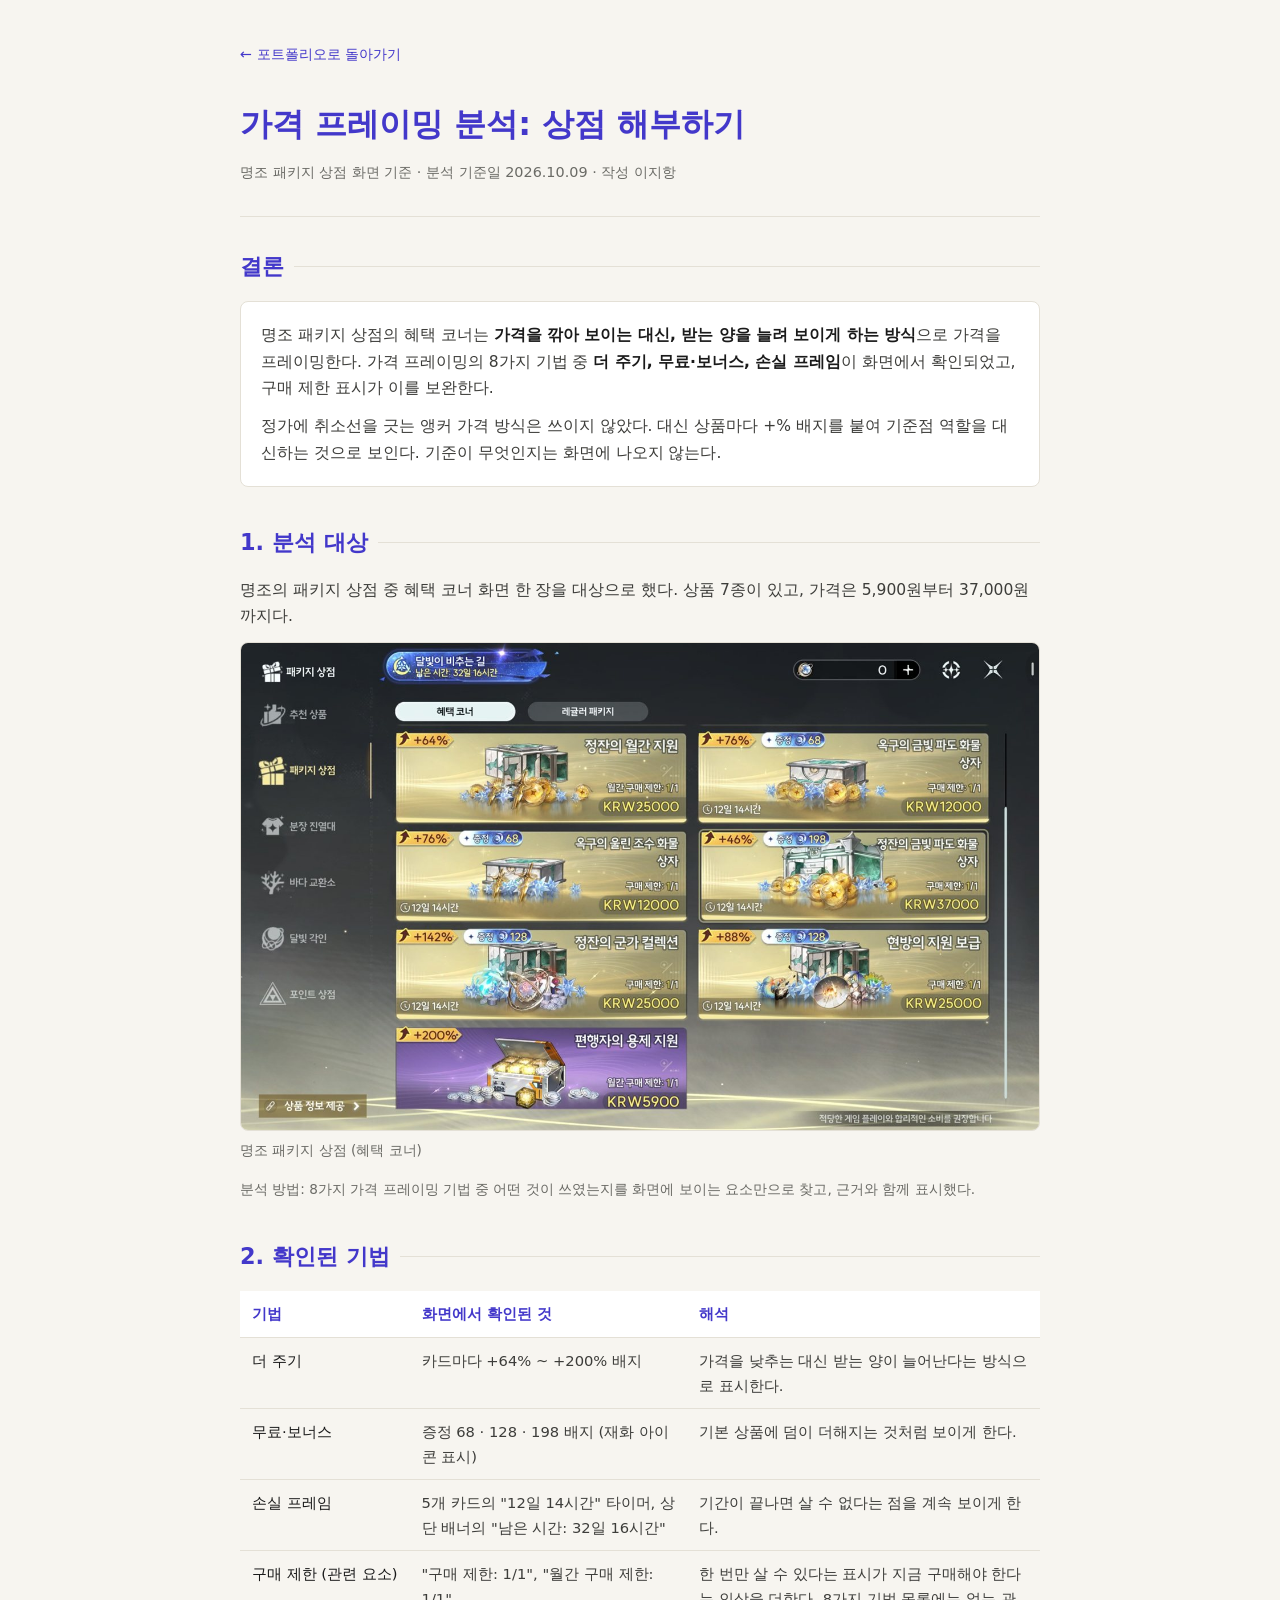
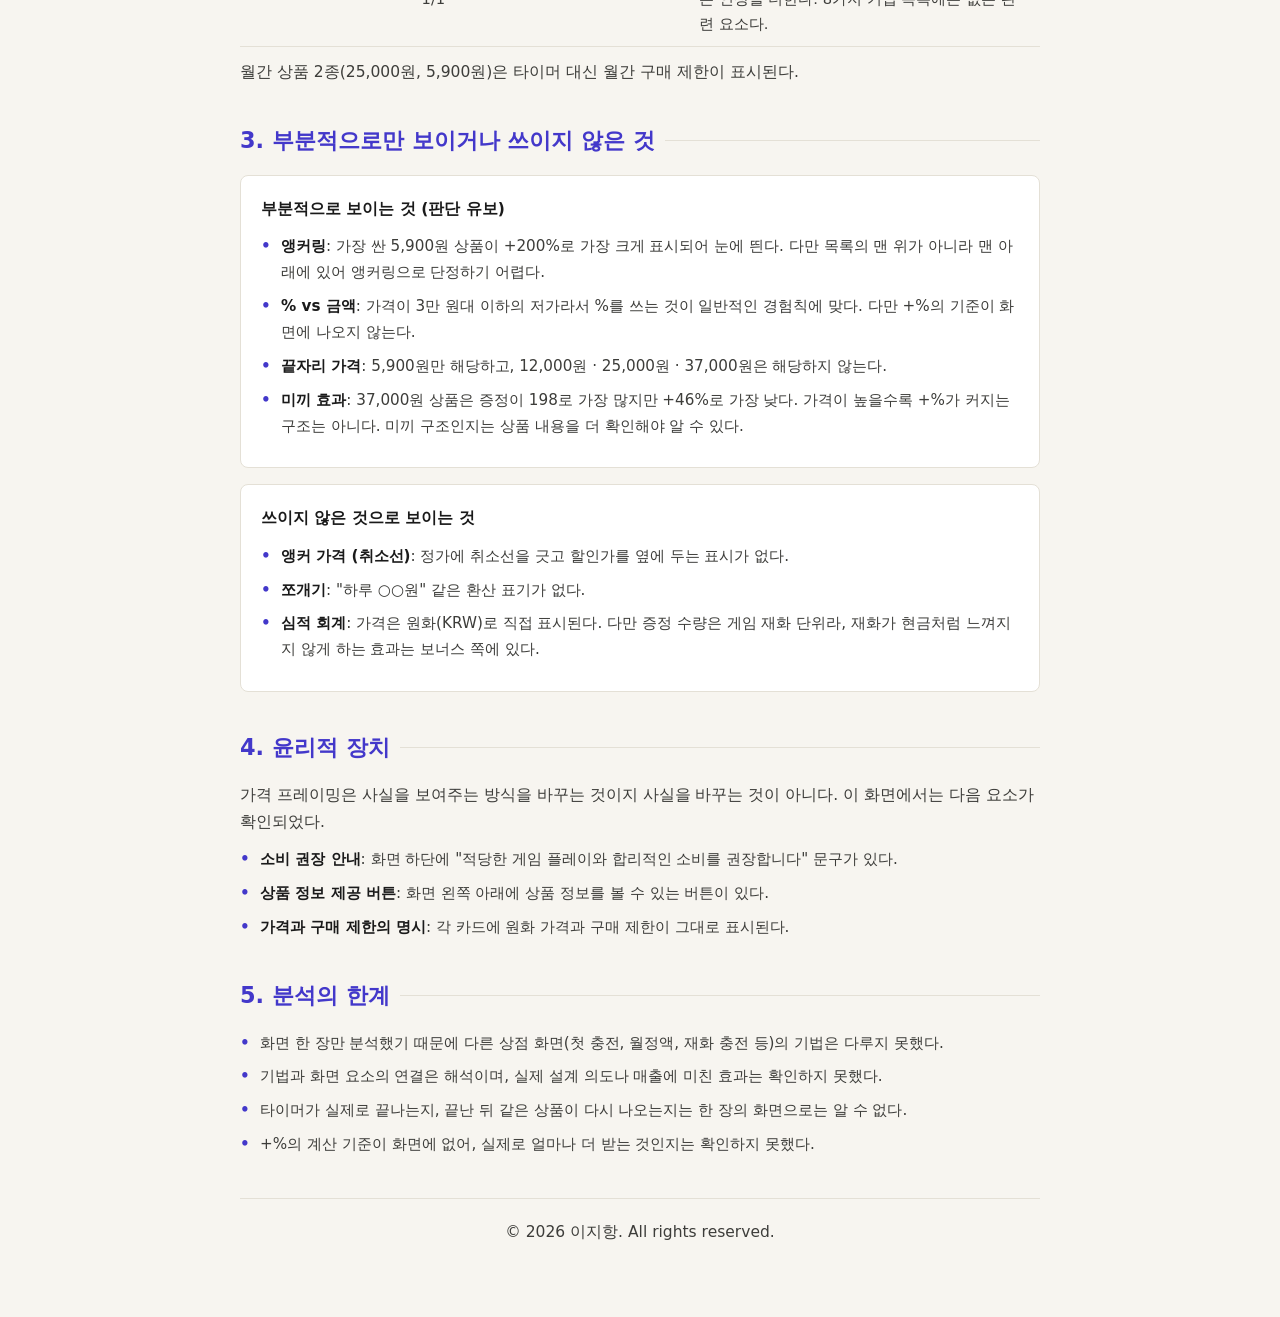
<file: price-framing-analysis.html>
<!DOCTYPE html>
<html lang="ko">
<head>
    <meta charset="UTF-8">
    <meta name="viewport" content="width=device-width, initial-scale=1.0">
    <title>가격 프레이밍 분석: 상점 해부하기 | 이지항</title>
    <style>
        :root {
            color-scheme: light dark;
            --bg-color: #f7f5f0;
            --card-bg: #ffffff;
            --accent-color: #4338ca;
            --accent-soft: rgba(67, 56, 202, 0.08);
            --accent-line: rgba(67, 56, 202, 0.22);
            --text-color: #1a1a1a;
            --text-body: #3d3d3a;
            --text-muted: #6b6b66;
            --border-color: #e4e0d6;
        }

        @media (prefers-color-scheme: dark) {
            :root {
                --bg-color: #0e0f13;
                --card-bg: #16181f;
                --accent-color: #a5b4fc;
                --accent-soft: rgba(165, 180, 252, 0.1);
                --accent-line: rgba(165, 180, 252, 0.3);
                --text-color: #ecebe6;
                --text-body: #c9c8c2;
                --text-muted: #9a9a93;
                --border-color: #2c2f3a;
            }
        }
        * { box-sizing: border-box; margin: 0; padding: 0; font-family: 'Pretendard', -apple-system, BlinkMacSystemFont, system-ui, Roboto, sans-serif; }
        body { background-color: var(--bg-color); color: var(--text-color); line-height: 1.7; padding: 20px; }
        .container { max-width: 800px; margin: 0 auto; padding: 20px 0; }
        .back { color: var(--accent-color); text-decoration: none; font-size: 0.9rem; }
        a { color: var(--accent-color); }
        header { padding: 30px 0 20px 0; border-bottom: 1px solid var(--border-color); margin-bottom: 30px; }
        header h1 { font-size: 2rem; color: var(--accent-color); margin-bottom: 8px; }
        header .meta { color: var(--text-muted); font-size: 0.9rem; }
        section { margin-bottom: 36px; }
        h2 { font-size: 1.4rem; color: var(--accent-color); margin-bottom: 16px; display: flex; align-items: center; gap: 10px; }
        h2::after { content: ''; flex: 1; height: 1px; background-color: var(--border-color); }
        p { color: var(--text-body); margin-bottom: 12px; font-size: 0.97rem; }
        .card { background-color: var(--card-bg); border: 1px solid var(--border-color); border-radius: 8px; padding: 20px; margin-bottom: 16px; }
        strong { color: var(--text-color); }
        ul { list-style: none; }
        ul li { position: relative; padding-left: 20px; margin-bottom: 8px; color: var(--text-body); font-size: 0.95rem; }
        ul li::before { content: "•"; color: var(--accent-color); font-weight: bold; position: absolute; left: 0; }
        table { width: 100%; border-collapse: collapse; font-size: 0.92rem; margin-bottom: 12px; }
        th, td { text-align: left; padding: 10px 12px; border-bottom: 1px solid var(--border-color); color: var(--text-body); vertical-align: top; }
        th { color: var(--accent-color); font-weight: 600; background-color: var(--card-bg); }
        td:first-child { color: var(--text-color); white-space: nowrap; }
        figure { margin: 4px 0 16px 0; }
        figure img { display: block; width: 100%; height: auto; border: 1px solid var(--border-color); border-radius: 8px; }
        figcaption { color: var(--text-muted); font-size: 0.85rem; margin-top: 8px; }
        .note { color: var(--text-muted); font-size: 0.85rem; }
        footer { text-align: center; padding: 20px 0; color: var(--text-muted); font-size: 0.85rem; border-top: 1px solid var(--border-color); margin-top: 40px; }
        @media (max-width: 600px) { table { font-size: 0.85rem; } th, td { padding: 8px 6px; } td:first-child { white-space: normal; } }
    </style>
</head>
<body>
<div class="container">
    <a class="back" href="index.html">← 포트폴리오로 돌아가기</a>

    <header>
        <h1>가격 프레이밍 분석: 상점 해부하기</h1>
        <p class="meta">명조 패키지 상점 화면 기준 · 분석 기준일 2026.10.09 · 작성 이지항</p>
    </header>

    <section>
        <h2>결론</h2>
        <div class="card">
            <p>명조 패키지 상점의 혜택 코너는 <strong>가격을 깎아 보이는 대신, 받는 양을 늘려 보이게 하는 방식</strong>으로 가격을 프레이밍한다. 가격 프레이밍의 8가지 기법 중 <strong>더 주기, 무료·보너스, 손실 프레임</strong>이 화면에서 확인되었고, 구매 제한 표시가 이를 보완한다.</p>
            <p style="margin-bottom:0">정가에 취소선을 긋는 앵커 가격 방식은 쓰이지 않았다. 대신 상품마다 +% 배지를 붙여 기준점 역할을 대신하는 것으로 보인다. 기준이 무엇인지는 화면에 나오지 않는다.</p>
        </div>
    </section>

    <section>
        <h2>1. 분석 대상</h2>
        <p>명조의 패키지 상점 중 혜택 코너 화면 한 장을 대상으로 했다. 상품 7종이 있고, 가격은 5,900원부터 37,000원까지다.</p>
        <figure>
            <img src="images/wuwa-shop.jpg" alt="명조 패키지 상점 혜택 코너 화면: 상품별 +% 배지, 증정 배지, 남은 시간, 구매 제한이 표시된 카드 목록" loading="lazy">
            <figcaption>명조 패키지 상점 (혜택 코너)</figcaption>
        </figure>
        <p class="note">분석 방법: 8가지 가격 프레이밍 기법 중 어떤 것이 쓰였는지를 화면에 보이는 요소만으로 찾고, 근거와 함께 표시했다.</p>
    </section>

    <section>
        <h2>2. 확인된 기법</h2>
        <table>
            <tr><th>기법</th><th>화면에서 확인된 것</th><th>해석</th></tr>
            <tr><td>더 주기</td><td>카드마다 +64% ~ +200% 배지</td><td>가격을 낮추는 대신 받는 양이 늘어난다는 방식으로 표시한다.</td></tr>
            <tr><td>무료·보너스</td><td>증정 68 · 128 · 198 배지 (재화 아이콘 표시)</td><td>기본 상품에 덤이 더해지는 것처럼 보이게 한다.</td></tr>
            <tr><td>손실 프레임</td><td>5개 카드의 "12일 14시간" 타이머, 상단 배너의 "남은 시간: 32일 16시간"</td><td>기간이 끝나면 살 수 없다는 점을 계속 보이게 한다.</td></tr>
            <tr><td>구매 제한 (관련 요소)</td><td>"구매 제한: 1/1", "월간 구매 제한: 1/1"</td><td>한 번만 살 수 있다는 표시가 지금 구매해야 한다는 인상을 더한다. 8가지 기법 목록에는 없는 관련 요소다.</td></tr>
        </table>
        <p>월간 상품 2종(25,000원, 5,900원)은 타이머 대신 월간 구매 제한이 표시된다.</p>
    </section>

    <section>
        <h2>3. 부분적으로만 보이거나 쓰이지 않은 것</h2>
        <div class="card">
            <p><strong>부분적으로 보이는 것 (판단 유보)</strong></p>
            <ul>
                <li><strong>앵커링</strong>: 가장 싼 5,900원 상품이 +200%로 가장 크게 표시되어 눈에 띈다. 다만 목록의 맨 위가 아니라 맨 아래에 있어 앵커링으로 단정하기 어렵다.</li>
                <li><strong>% vs 금액</strong>: 가격이 3만 원대 이하의 저가라서 %를 쓰는 것이 일반적인 경험칙에 맞다. 다만 +%의 기준이 화면에 나오지 않는다.</li>
                <li><strong>끝자리 가격</strong>: 5,900원만 해당하고, 12,000원 · 25,000원 · 37,000원은 해당하지 않는다.</li>
                <li><strong>미끼 효과</strong>: 37,000원 상품은 증정이 198로 가장 많지만 +46%로 가장 낮다. 가격이 높을수록 +%가 커지는 구조는 아니다. 미끼 구조인지는 상품 내용을 더 확인해야 알 수 있다.</li>
            </ul>
        </div>
        <div class="card">
            <p><strong>쓰이지 않은 것으로 보이는 것</strong></p>
            <ul>
                <li><strong>앵커 가격 (취소선)</strong>: 정가에 취소선을 긋고 할인가를 옆에 두는 표시가 없다.</li>
                <li><strong>쪼개기</strong>: "하루 ○○원" 같은 환산 표기가 없다.</li>
                <li><strong>심적 회계</strong>: 가격은 원화(KRW)로 직접 표시된다. 다만 증정 수량은 게임 재화 단위라, 재화가 현금처럼 느껴지지 않게 하는 효과는 보너스 쪽에 있다.</li>
            </ul>
        </div>
    </section>

    <section>
        <h2>4. 윤리적 장치</h2>
        <p>가격 프레이밍은 사실을 보여주는 방식을 바꾸는 것이지 사실을 바꾸는 것이 아니다. 이 화면에서는 다음 요소가 확인되었다.</p>
        <ul>
            <li><strong>소비 권장 안내</strong>: 화면 하단에 "적당한 게임 플레이와 합리적인 소비를 권장합니다" 문구가 있다.</li>
            <li><strong>상품 정보 제공 버튼</strong>: 화면 왼쪽 아래에 상품 정보를 볼 수 있는 버튼이 있다.</li>
            <li><strong>가격과 구매 제한의 명시</strong>: 각 카드에 원화 가격과 구매 제한이 그대로 표시된다.</li>
        </ul>
    </section>

    <section>
        <h2>5. 분석의 한계</h2>
        <ul>
            <li>화면 한 장만 분석했기 때문에 다른 상점 화면(첫 충전, 월정액, 재화 충전 등)의 기법은 다루지 못했다.</li>
            <li>기법과 화면 요소의 연결은 해석이며, 실제 설계 의도나 매출에 미친 효과는 확인하지 못했다.</li>
            <li>타이머가 실제로 끝나는지, 끝난 뒤 같은 상품이 다시 나오는지는 한 장의 화면으로는 알 수 없다.</li>
            <li>+%의 계산 기준이 화면에 없어, 실제로 얼마나 더 받는 것인지는 확인하지 못했다.</li>
        </ul>
    </section>

    <footer>
        <p>© 2026 이지항. All rights reserved.</p>
    </footer>
</div>
</body>
</html>
</file>
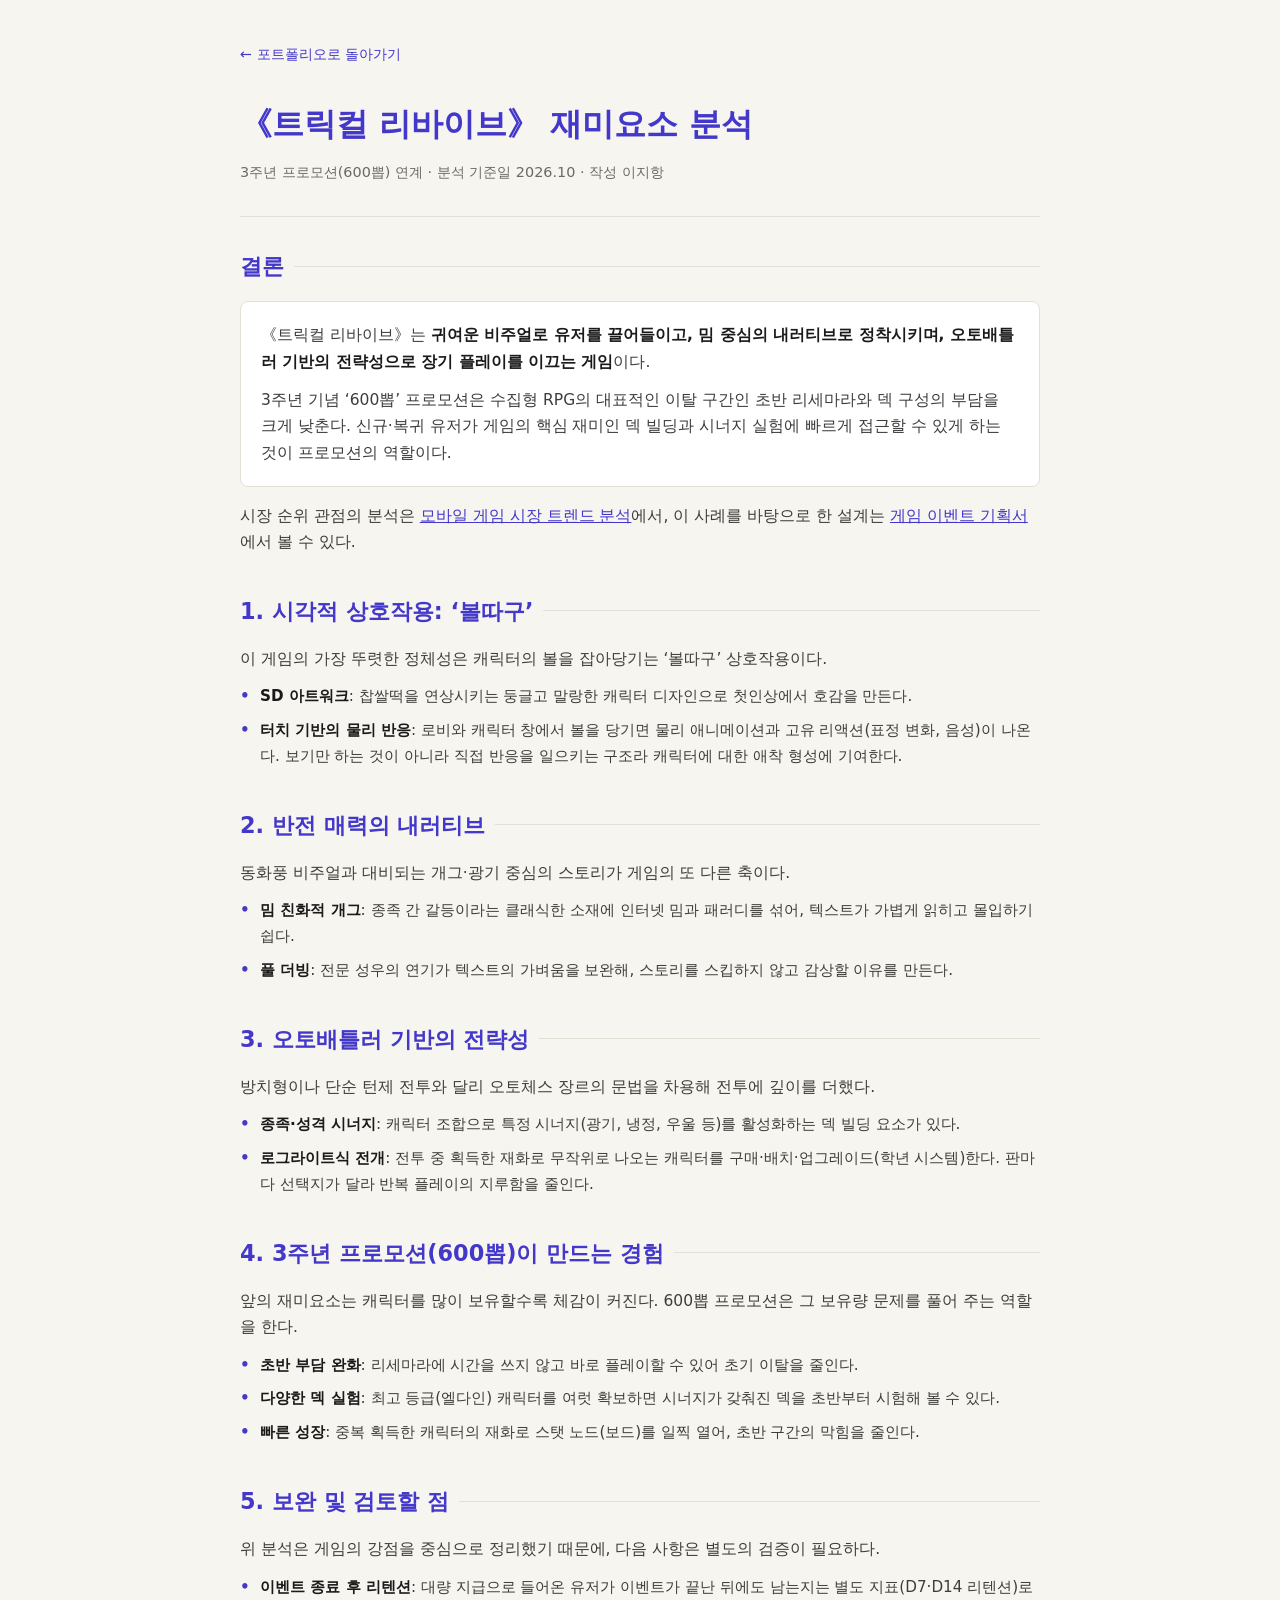
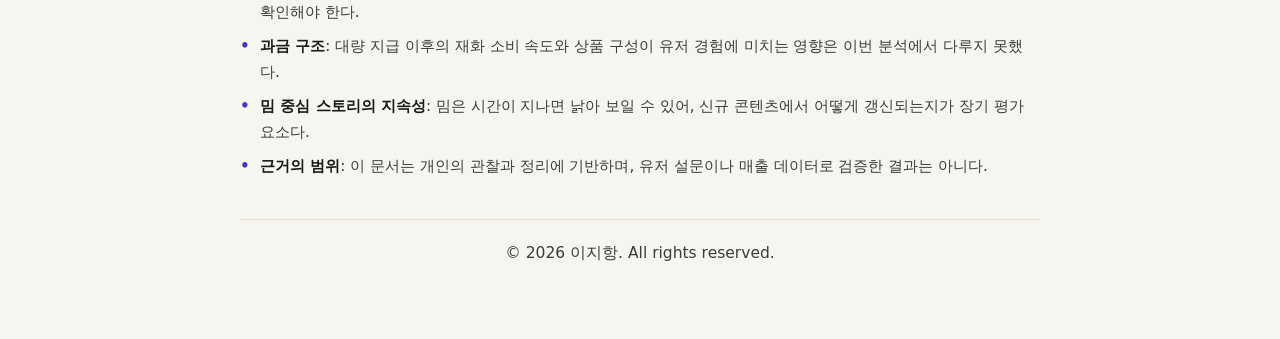
<file: trickcal-analysis.html>
<!DOCTYPE html>
<html lang="ko">
<head>
    <meta charset="UTF-8">
    <meta name="viewport" content="width=device-width, initial-scale=1.0">
    <title>트릭컬 리바이브 재미요소 분석 | 이지항</title>
    <style>
        :root {
            color-scheme: light dark;
            --bg-color: #f7f5f0;
            --card-bg: #ffffff;
            --accent-color: #4338ca;
            --accent-soft: rgba(67, 56, 202, 0.08);
            --accent-line: rgba(67, 56, 202, 0.22);
            --text-color: #1a1a1a;
            --text-body: #3d3d3a;
            --text-muted: #6b6b66;
            --border-color: #e4e0d6;
        }

        @media (prefers-color-scheme: dark) {
            :root {
                --bg-color: #0e0f13;
                --card-bg: #16181f;
                --accent-color: #a5b4fc;
                --accent-soft: rgba(165, 180, 252, 0.1);
                --accent-line: rgba(165, 180, 252, 0.3);
                --text-color: #ecebe6;
                --text-body: #c9c8c2;
                --text-muted: #9a9a93;
                --border-color: #2c2f3a;
            }
        }
        * { box-sizing: border-box; margin: 0; padding: 0; font-family: 'Pretendard', -apple-system, BlinkMacSystemFont, system-ui, Roboto, sans-serif; }
        body { background-color: var(--bg-color); color: var(--text-color); line-height: 1.7; padding: 20px; }
        .container { max-width: 800px; margin: 0 auto; padding: 20px 0; }
        .back { color: var(--accent-color); text-decoration: none; font-size: 0.9rem; }
        a { color: var(--accent-color); }
        header { padding: 30px 0 20px 0; border-bottom: 1px solid var(--border-color); margin-bottom: 30px; }
        header h1 { font-size: 2rem; color: var(--accent-color); margin-bottom: 8px; }
        header .meta { color: var(--text-muted); font-size: 0.9rem; }
        section { margin-bottom: 36px; }
        h2 { font-size: 1.4rem; color: var(--accent-color); margin-bottom: 16px; display: flex; align-items: center; gap: 10px; }
        h2::after { content: ''; flex: 1; height: 1px; background-color: var(--border-color); }
        p { color: var(--text-body); margin-bottom: 12px; font-size: 0.97rem; }
        .card { background-color: var(--card-bg); border: 1px solid var(--border-color); border-radius: 8px; padding: 20px; margin-bottom: 16px; }
        strong { color: var(--text-color); }
        ul { list-style: none; }
        ul li { position: relative; padding-left: 20px; margin-bottom: 8px; color: var(--text-body); font-size: 0.95rem; }
        ul li::before { content: "•"; color: var(--accent-color); font-weight: bold; position: absolute; left: 0; }
        footer { text-align: center; padding: 20px 0; color: var(--text-muted); font-size: 0.85rem; border-top: 1px solid var(--border-color); margin-top: 40px; }
    </style>
</head>
<body>
<div class="container">
    <a class="back" href="index.html">← 포트폴리오로 돌아가기</a>

    <header>
        <h1>《트릭컬 리바이브》 재미요소 분석</h1>
        <p class="meta">3주년 프로모션(600뽑) 연계 · 분석 기준일 2026.10 · 작성 이지항</p>
    </header>

    <section>
        <h2>결론</h2>
        <div class="card">
            <p>《트릭컬 리바이브》는 <strong>귀여운 비주얼로 유저를 끌어들이고, 밈 중심의 내러티브로 정착시키며, 오토배틀러 기반의 전략성으로 장기 플레이를 이끄는 게임</strong>이다.</p>
            <p style="margin-bottom:0">3주년 기념 ‘600뽑’ 프로모션은 수집형 RPG의 대표적인 이탈 구간인 초반 리세마라와 덱 구성의 부담을 크게 낮춘다. 신규·복귀 유저가 게임의 핵심 재미인 덱 빌딩과 시너지 실험에 빠르게 접근할 수 있게 하는 것이 프로모션의 역할이다.</p>
        </div>
        <p>시장 순위 관점의 분석은 <a href="market-analysis.html">모바일 게임 시장 트렌드 분석</a>에서, 이 사례를 바탕으로 한 설계는 <a href="event-plan.html">게임 이벤트 기획서</a>에서 볼 수 있다.</p>
    </section>

    <section>
        <h2>1. 시각적 상호작용: ‘볼따구’</h2>
        <p>이 게임의 가장 뚜렷한 정체성은 캐릭터의 볼을 잡아당기는 ‘볼따구’ 상호작용이다.</p>
        <ul>
            <li><strong>SD 아트워크</strong>: 찹쌀떡을 연상시키는 둥글고 말랑한 캐릭터 디자인으로 첫인상에서 호감을 만든다.</li>
            <li><strong>터치 기반의 물리 반응</strong>: 로비와 캐릭터 창에서 볼을 당기면 물리 애니메이션과 고유 리액션(표정 변화, 음성)이 나온다. 보기만 하는 것이 아니라 직접 반응을 일으키는 구조라 캐릭터에 대한 애착 형성에 기여한다.</li>
        </ul>
    </section>

    <section>
        <h2>2. 반전 매력의 내러티브</h2>
        <p>동화풍 비주얼과 대비되는 개그·광기 중심의 스토리가 게임의 또 다른 축이다.</p>
        <ul>
            <li><strong>밈 친화적 개그</strong>: 종족 간 갈등이라는 클래식한 소재에 인터넷 밈과 패러디를 섞어, 텍스트가 가볍게 읽히고 몰입하기 쉽다.</li>
            <li><strong>풀 더빙</strong>: 전문 성우의 연기가 텍스트의 가벼움을 보완해, 스토리를 스킵하지 않고 감상할 이유를 만든다.</li>
        </ul>
    </section>

    <section>
        <h2>3. 오토배틀러 기반의 전략성</h2>
        <p>방치형이나 단순 턴제 전투와 달리 오토체스 장르의 문법을 차용해 전투에 깊이를 더했다.</p>
        <ul>
            <li><strong>종족·성격 시너지</strong>: 캐릭터 조합으로 특정 시너지(광기, 냉정, 우울 등)를 활성화하는 덱 빌딩 요소가 있다.</li>
            <li><strong>로그라이트식 전개</strong>: 전투 중 획득한 재화로 무작위로 나오는 캐릭터를 구매·배치·업그레이드(학년 시스템)한다. 판마다 선택지가 달라 반복 플레이의 지루함을 줄인다.</li>
        </ul>
    </section>

    <section>
        <h2>4. 3주년 프로모션(600뽑)이 만드는 경험</h2>
        <p>앞의 재미요소는 캐릭터를 많이 보유할수록 체감이 커진다. 600뽑 프로모션은 그 보유량 문제를 풀어 주는 역할을 한다.</p>
        <ul>
            <li><strong>초반 부담 완화</strong>: 리세마라에 시간을 쓰지 않고 바로 플레이할 수 있어 초기 이탈을 줄인다.</li>
            <li><strong>다양한 덱 실험</strong>: 최고 등급(엘다인) 캐릭터를 여럿 확보하면 시너지가 갖춰진 덱을 초반부터 시험해 볼 수 있다.</li>
            <li><strong>빠른 성장</strong>: 중복 획득한 캐릭터의 재화로 스탯 노드(보드)를 일찍 열어, 초반 구간의 막힘을 줄인다.</li>
        </ul>
    </section>

    <section>
        <h2>5. 보완 및 검토할 점</h2>
        <p>위 분석은 게임의 강점을 중심으로 정리했기 때문에, 다음 사항은 별도의 검증이 필요하다.</p>
        <ul>
            <li><strong>이벤트 종료 후 리텐션</strong>: 대량 지급으로 들어온 유저가 이벤트가 끝난 뒤에도 남는지는 별도 지표(D7·D14 리텐션)로 확인해야 한다.</li>
            <li><strong>과금 구조</strong>: 대량 지급 이후의 재화 소비 속도와 상품 구성이 유저 경험에 미치는 영향은 이번 분석에서 다루지 못했다.</li>
            <li><strong>밈 중심 스토리의 지속성</strong>: 밈은 시간이 지나면 낡아 보일 수 있어, 신규 콘텐츠에서 어떻게 갱신되는지가 장기 평가 요소다.</li>
            <li><strong>근거의 범위</strong>: 이 문서는 개인의 관찰과 정리에 기반하며, 유저 설문이나 매출 데이터로 검증한 결과는 아니다.</li>
        </ul>
    </section>

    <footer>
        <p>© 2026 이지항. All rights reserved.</p>
    </footer>
</div>
</body>
</html>
</file>
